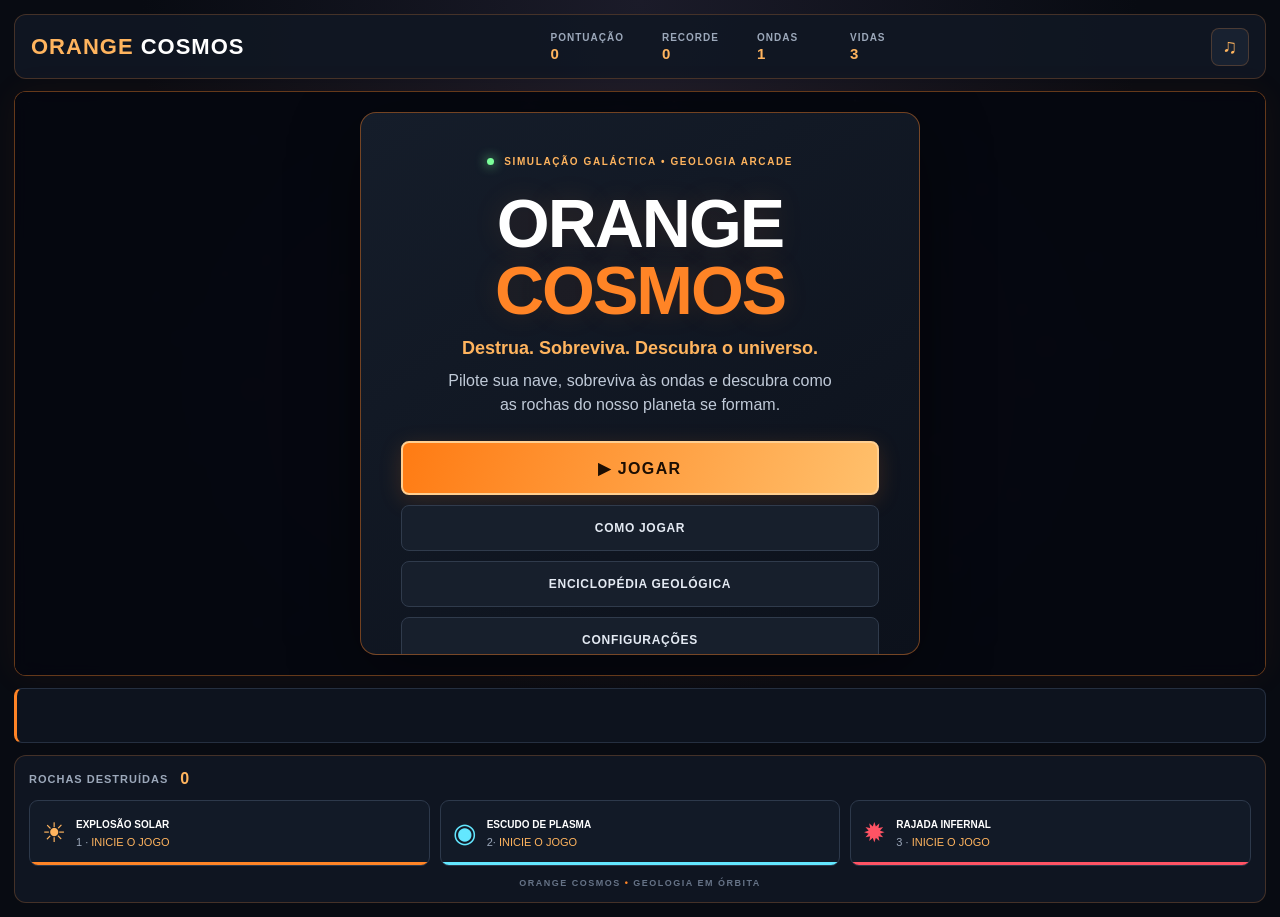
<file: jogo/index.html>
<!DOCTYPE html>
<html lang="pt-BR">
<head>
  <meta charset="UTF-8">
  <meta name="viewport" content="width=device-width, initial-scale=1.0">
  <meta name="theme-color" content="#090b10">
  <title>ORANGE COSMOS — Destrua. Sobreviva. Descubra.</title>
  <link rel="stylesheet" href="style.css">
</head>

<body>
  <main class="app">

    <header class="topbar">
      <a class="brand" href="#" aria-label="Orange Cosmos">
        ORANGE <span>COSMOS</span>
      </a>

      <div class="hud">
        <div>
          <small>PONTUAÇÃO</small>
          <strong id="score">000000</strong>
        </div>

        <div>
          <small>RECORDE</small>
          <strong id="highScore">000000</strong>
        </div>

        <div>
          <small>ONDAS</small>
          <strong id="wave">01</strong>
        </div>

        <div>
          <small>VIDAS</small>
          <strong id="lives">♥ ♥ ♥</strong>
        </div>
      </div>

      <button
        class="icon-button"
        id="soundToggle"
        title="Ativar/desativar som"
        aria-label="Ativar ou desativar som"
      >♫</button>
    </header>


    <!-- ÁREA PRINCIPAL DO JOGO -->
    <section class="game-shell">

      <canvas id="gameCanvas" aria-label="Arena do jogo Orange Cosmos"></canvas>

      <div class="canvas-vignette"></div>


      <!-- MENU INICIAL -->
      <section class="overlay active" id="menuScreen">
        <div class="menu-card">

          <div class="eyebrow">
            <span class="pulse-dot"></span>
            SIMULAÇÃO GALÁCTICA • GEOLOGIA ARCADE
          </div>

          <h1>ORANGE<br><span>COSMOS</span></h1>

          <p class="tagline">
            Destrua. Sobreviva. Descubra o universo.
          </p>

          <p class="intro">
            Pilote sua nave, sobreviva às ondas e descubra como as
            rochas do nosso planeta se formam.
          </p>

          <div class="menu-actions">

            <button class="primary-button" id="startBtn">
              ▶ JOGAR
            </button>

            <button class="secondary-button" id="howBtn">
              COMO JOGAR
            </button>

            <button class="secondary-button" id="encyclopediaBtn">
              ENCICLOPÉDIA GEOLÓGICA
            </button>

            <button class="secondary-button" id="settingsBtn">
              CONFIGURAÇÕES
            </button>

          </div>

          <div class="menu-record">
            RECORDE LOCAL
            <strong id="menuRecord">000000</strong>
          </div>

        </div>
      </section>


      <!-- COMO JOGAR -->
      <section class="overlay" id="howScreen">
        <div class="panel-card">

          <button
            class="close-button"
            data-close="howScreen"
            aria-label="Fechar"
          >×</button>

          <div class="eyebrow">MANUAL DO PILOTO</div>

          <h2>Como jogar</h2>

          <div class="info-grid">

            <div>
              <b>⌨ CONTROLES</b>

              <p>
                <kbd>W</kbd> / <kbd>↑</kbd> acelerar<br>
                <kbd>A</kbd> / <kbd>←</kbd> girar à esquerda<br>
                <kbd>D</kbd> / <kbd>→</kbd> girar à direita<br>
                <kbd>Espaço</kbd> disparar<br>
                <kbd>1</kbd> Explosão Solar<br>
                <kbd>2</kbd> Escudo de Plasma<br>
                <kbd>3</kbd> Rajada Infernal<br>
                <kbd>Esc</kbd> pausar
              </p>
            </div>

            <div>
              <b>🎯 OBJETIVO</b>

              <p>
                Destrua as rochas, ganhe pontos e sobreviva.
                Rochas grandes e médias podem se dividir em
                fragmentos menores.
              </p>

              <b>🪨 GEOLOGIA</b>

              <p>
                Ao destruir uma rocha, você verá uma explicação
                sobre sua formação. A partida continuará durante
                as notificações.
              </p>
            </div>

          </div>

          <button class="primary-button" data-close="howScreen">
            ENTENDI
          </button>

        </div>
      </section>


      <!-- ENCICLOPÉDIA -->
      <section class="overlay" id="encyclopediaScreen">
        <div class="panel-card encyclopedia-card">

          <button
            class="close-button"
            data-close="encyclopediaScreen"
            aria-label="Fechar"
          >×</button>

          <div class="eyebrow">ARQUIVO CIENTÍFICO</div>

          <h2>Enciclopédia <span>geológica</span></h2>

          <div class="rock-cards">

            <article class="rock-card ignea">
              <div class="rock-symbol">◆</div>

              <h3>Ígneas / magmáticas</h3>

              <p>
                <b>Formação:</b> resfriamento e solidificação
                do magma ou da lava.
              </p>

              <p>
                <b>Exemplos:</b> granito e basalto.
              </p>

              <small>
                O granito geralmente se forma em profundidade;
                o basalto, na superfície.
              </small>
            </article>


            <article class="rock-card sedimentar">
              <div class="rock-symbol">▤</div>

              <h3>Sedimentares</h3>

              <p>
                <b>Formação:</b> acumulação e consolidação
                de sedimentos. Algumas se formam por precipitação
                de substâncias ou por materiais biológicos.
              </p>

              <p>
                <b>Exemplos:</b> arenito e calcário.
              </p>

              <small>
                Algumas preservam fósseis e pistas sobre
                ambientes antigos.
              </small>
            </article>


            <article class="rock-card metamorfica">
              <div class="rock-symbol">✧</div>

              <h3>Metamórficas</h3>

              <p>
                <b>Formação:</b> transformação de rochas
                preexistentes por mudanças de temperatura
                e pressão, sem fusão completa.
              </p>

              <p>
                <b>Exemplos:</b> mármore e gnaisse.
              </p>

              <small>
                O mármore pode se formar a partir do calcário;
                o gnaisse costuma apresentar faixas minerais.
              </small>
            </article>

          </div>

          <button
            class="primary-button"
            data-close="encyclopediaScreen"
          >
            VOLTAR
          </button>

        </div>
      </section>


      <!-- CONFIGURAÇÕES -->
      <section class="overlay" id="settingsScreen">
        <div class="panel-card compact-card">

          <button
            class="close-button"
            data-close="settingsScreen"
            aria-label="Fechar"
          >×</button>

          <div class="eyebrow">PREFERÊNCIAS</div>

          <h2>Configurações</h2>

          <label class="setting-row">
            Som dos efeitos
            <input type="checkbox" id="soundSetting" checked>
          </label>

          <label class="setting-row">
            Tremor de tela
            <input type="checkbox" id="shakeSetting" checked>
          </label>

          <label class="setting-row volume-row">
            Volume
            <input
              type="range"
              id="volumeSetting"
              min="0"
              max="1"
              step="0.05"
              value="0.25"
            >
          </label>

          <button
            class="primary-button"
            data-close="settingsScreen"
          >
            SALVAR E VOLTAR
          </button>

        </div>
      </section>


      <!-- PAUSA -->
      <section class="overlay" id="pauseScreen">
        <div class="panel-card compact-card">

          <div class="eyebrow">SIMULAÇÃO SUSPENSA</div>

          <h2>Jogo pausado</h2>

          <p>A arena está segura por enquanto.</p>

          <button class="primary-button" id="resumeBtn">
            ▶ CONTINUAR
          </button>

          <button class="secondary-button" id="pauseMenuBtn">
            VOLTAR AO MENU
          </button>

        </div>
      </section>


      <!-- FIM DE JOGO -->
      <section class="overlay" id="gameOverScreen">
        <div class="panel-card gameover-card">

          <div class="eyebrow danger">
            SINAL DA NAVE PERDIDO
          </div>

          <h2>GAME <span>OVER</span></h2>

          <p class="final-score">
            PONTUAÇÃO FINAL
            <strong id="finalScore">0</strong>
          </p>

          <div class="stats-grid">

            <div>
              Rochas destruídas
              <strong id="totalDestroyed">0</strong>
            </div>

            <div>
              Ígneas
              <strong id="countIgnea">0</strong>
            </div>

            <div>
              Sedimentares
              <strong id="countSed">0</strong>
            </div>

            <div>
              Metamórficas
              <strong id="countMeta">0</strong>
            </div>

            <div>
              Onda alcançada
              <strong id="finalWave">1</strong>
            </div>

            <div>
              Recorde
              <strong id="finalRecord">0</strong>
            </div>

          </div>

          <button class="primary-button" id="restartBtn">
            ↻ JOGAR NOVAMENTE
          </button>

          <button class="secondary-button" id="gameOverMenuBtn">
            MENU INICIAL
          </button>

        </div>
      </section>


      <!-- INDICADOR DE PAUSA -->
      <div class="pause-hint" id="pauseHint">
        ⏸ PAUSADO — pressione ESC para continuar
      </div>


      <!-- CONTROLES PARA CELULAR -->
      <div class="mobile-controls" id="mobileControls">

        <div class="move-controls">
          <button data-hold="left" aria-label="Girar à esquerda">◀</button>
          <button data-hold="thrust" aria-label="Acelerar">▲</button>
          <button data-hold="right" aria-label="Girar à direita">▶</button>
        </div>

        <div class="action-controls">
          <button data-hold="fire" class="fire-control">
            DISPARAR
          </button>

          <button data-power="solar" aria-label="Explosão Solar">☀</button>
          <button data-power="shield" aria-label="Escudo de Plasma">◉</button>
          <button data-power="inferno" aria-label="Rajada Infernal">✹</button>
        </div>

      </div>

    </section>
    <!-- FIM DA ÁREA PRINCIPAL DO JOGO -->


    <!-- DESCRIÇÕES DAS ROCHAS: FORA DA ARENA -->
    <div class="toast-stack" id="toastStack" aria-live="polite"></div>


    <!-- PODERES -->
    <footer class="bottom-bar">

      <div class="destroyed-count">
        ROCHAS DESTRUÍDAS
        <strong id="destroyedCount">0</strong>
      </div>

      <div class="power-list">

        <button
          class="power-button"
          id="solarPower"
          data-label="Explosão Solar"
        >
          <span class="power-icon">☀</span>

          <span>
            <b>EXPLOSÃO SOLAR</b>
            <small>1 · <i id="solarCooldown">PRONTO</i></small>
          </span>

          <span class="cooldown-bar">
            <i id="solarBar"></i>
          </span>
        </button>


        <button
          class="power-button"
          id="shieldPower"
          data-label="Escudo de Plasma"
        >
          <span class="power-icon cyan">◉</span>

          <span>
            <b>ESCUDO DE PLASMA</b>
            <small>2· <i id="shieldCooldown">PRONTO</i></small>
          </span>

          <span class="cooldown-bar">
            <i id="shieldBar"></i>
          </span>
        </button>


        <button
          class="power-button"
          id="infernoPower"
          data-label="Rajada Infernal"
        >
          <span class="power-icon red">✹</span>

          <span>
            <b>RAJADA INFERNAL</b>
            <small>3 · <i id="infernoCooldown">PRONTO</i></small>
          </span>

          <span class="cooldown-bar">
            <i id="infernoBar"></i>
          </span>
        </button>

      </div>

      <div class="footer-note">
        ORANGE COSMOS <span>•</span> GEOLOGIA EM ÓRBITA
      </div>

    </footer>

  </main>

  <script src="script.js"></script>
</body>
</html>
</file>
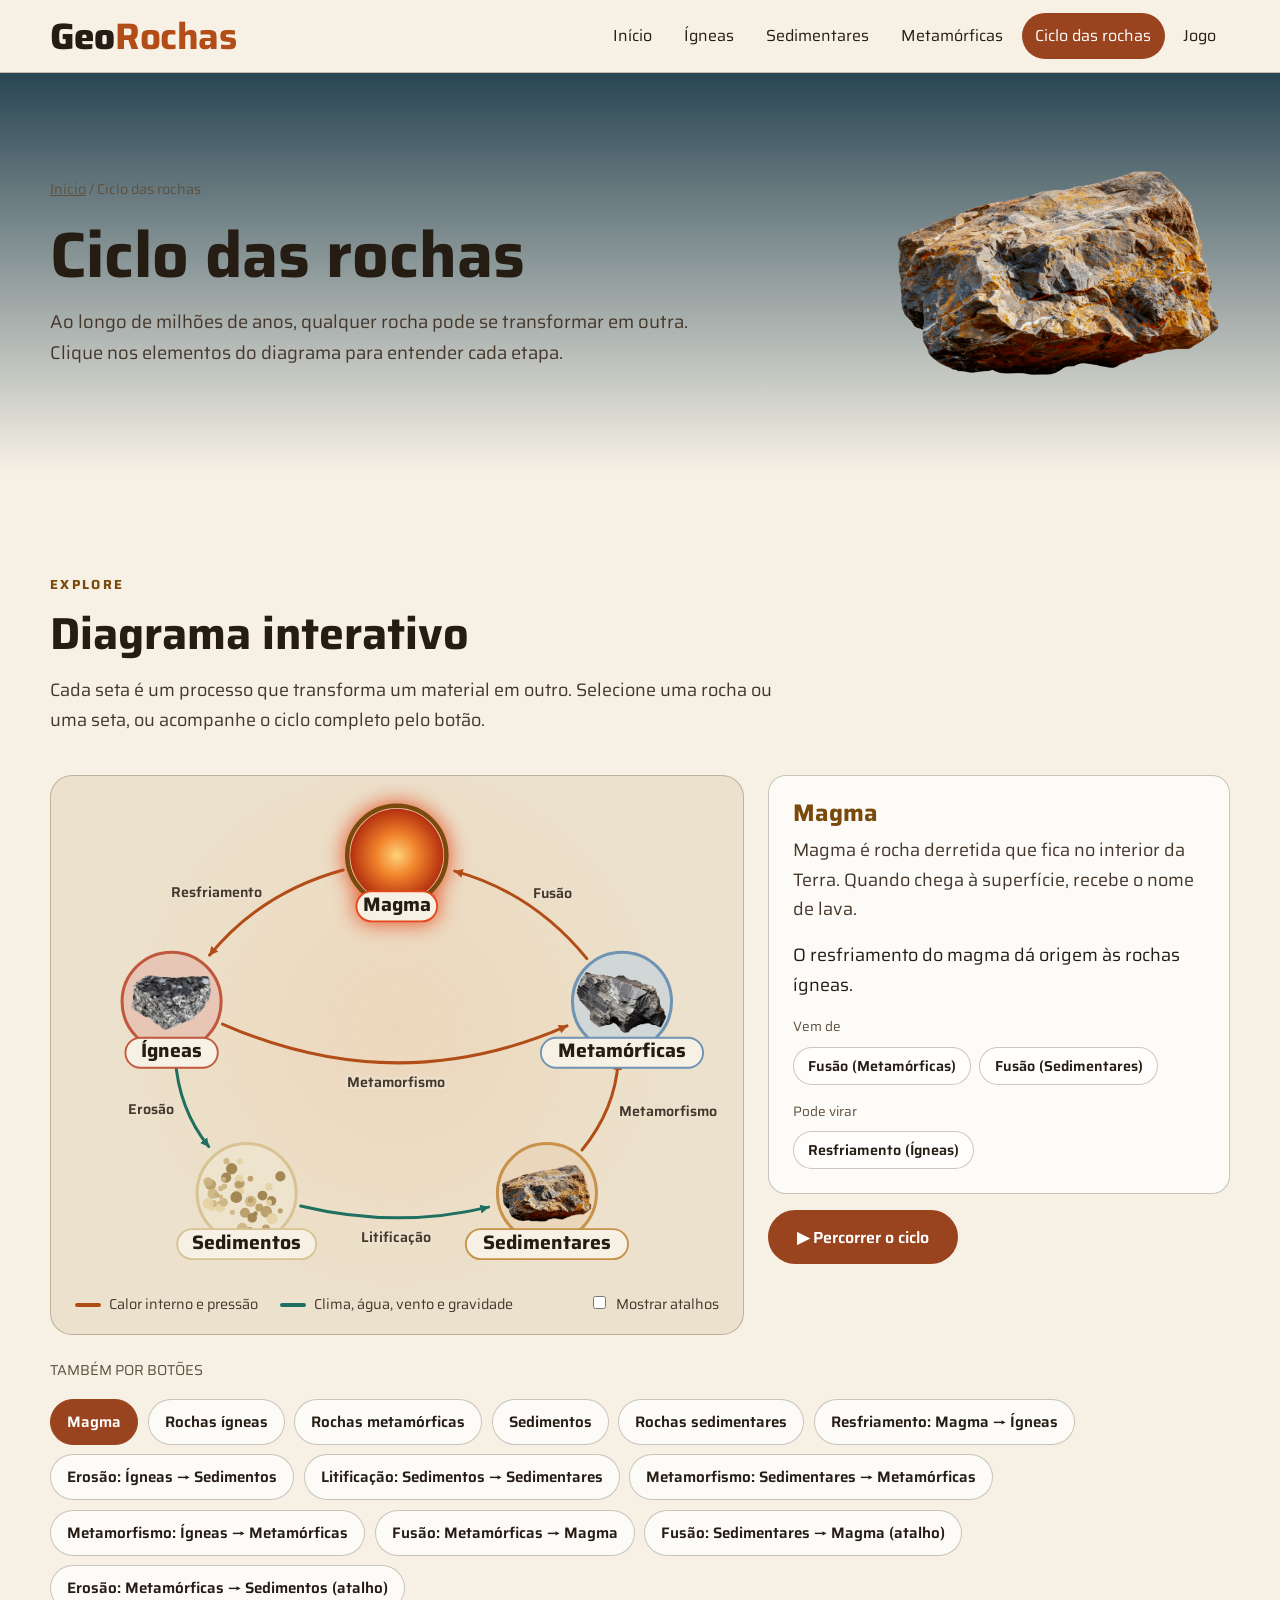
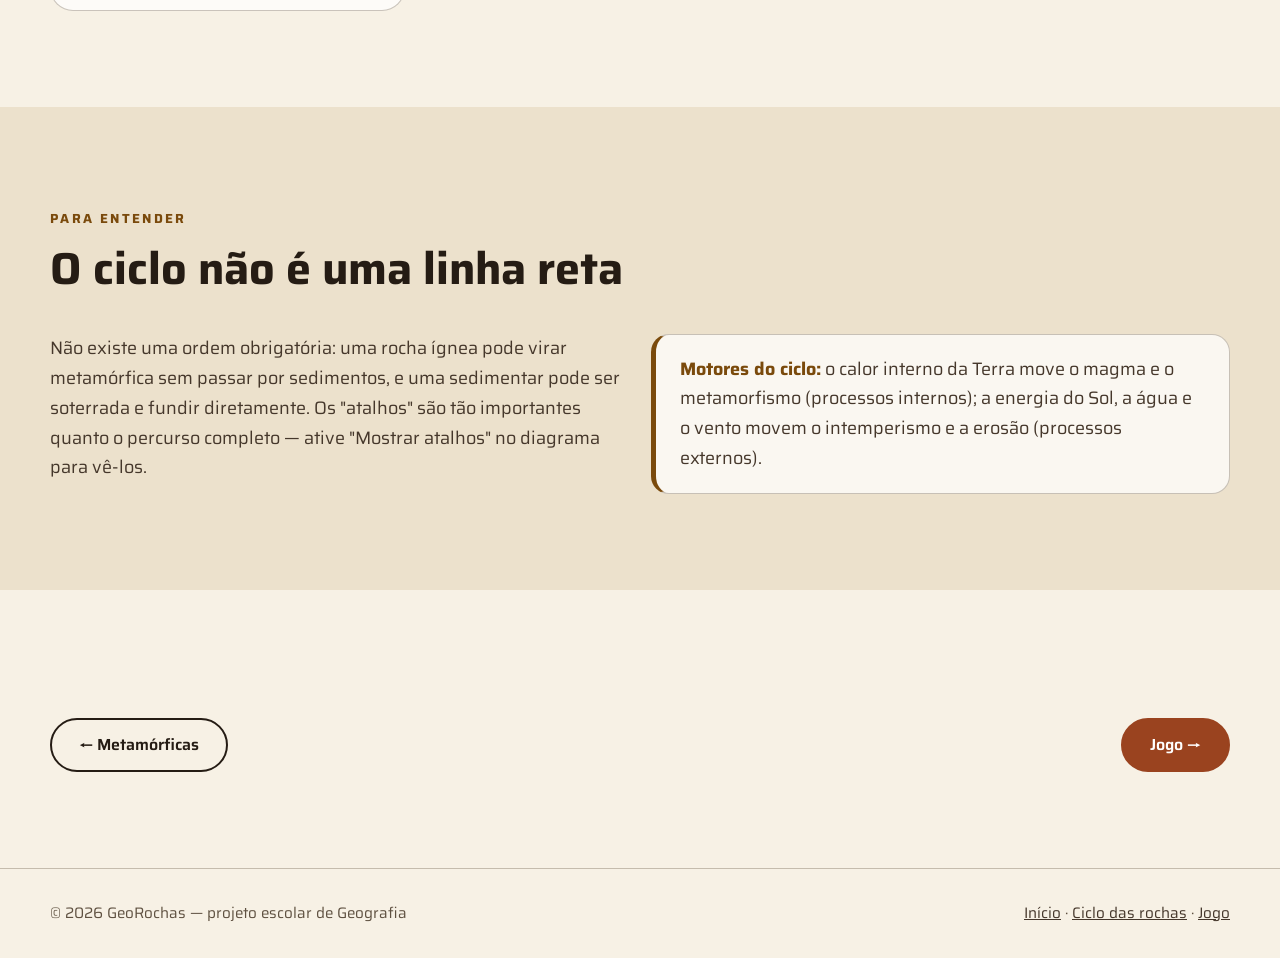
<file: ciclo.html>
<!DOCTYPE html>

<html lang="pt-BR">
  <head>
    <meta charset="UTF-8">
    <meta name="viewport" content="width=device-width, initial-scale=1">
    <title>Ciclo das rochas — GeoRochas</title>
    <meta name="description" content="Diagrama interativo do ciclo das rochas: magma, rochas ígneas, sedimentares e metamórficas e os processos entre elas.">
    <meta name="theme-color" content="#0a0d0b">
    <link rel="preconnect" href="https://fonts.googleapis.com">
    <link rel="preconnect" href="https://fonts.gstatic.com" crossorigin>
    <link href="https://fonts.googleapis.com/css2?family=Saira:wght@400;500;600;700;800&amp;display=swap" rel="stylesheet">
    <link rel="stylesheet" href="style.css">
  </head>
  <body class="pagina-ciclo">
    <a class="skip" href="#main">Pular para o conteúdo</a>
    <header class="site">
      <div class="container">
        <a class="logo" href="index.html" aria-label="GeoRochas, página inicial">
        <span>Geo<b>Rochas</b></span></a>
        <button class="menu-btn" aria-expanded="false" aria-controls="menu">Menu
        </button>
        <nav id="menu" aria-label="Principal">
          <ul>
            <li><a href="index.html">Início</a>
            </li>
            <li><a href="igneas.html">Ígneas</a>
            </li>
            <li><a href="sedimentares.html">Sedimentares</a>
            </li>
            <li><a href="metamorficas.html">Metamórficas</a>
            </li>
            <li><a href="ciclo.html" aria-current="page">Ciclo das rochas</a>
            </li>
            <li><a href="jogo.html">Jogo</a>
            </li>
          </ul>
        </nav>
      </div>
    </header>
    <main id="main">
      <section class="page-hero">
        <div class="container">
          <div class="intro">
            <p class="crumbs"><a href="index.html">Início</a> / Ciclo das rochas
            </p>
            <h1>Ciclo das rochas</h1>
            <p class="lead">Ao longo de milhões de anos, qualquer rocha pode se transformar em outra. Clique nos elementos do diagrama para entender cada etapa.</p>
          </div>
          <figure class="rock-photo rock-photo-sedimentar"><img src="assets/rocha-sedimentares.webp" alt="Amostra de rocha sedimentar"></figure>
        </div>
      </section>
      <section class="block">
        <div class="container">
          <div class="sec-head reveal">
            <span class="eyebrow">Explore</span>
            <h2>Diagrama interativo</h2>
            <p>Cada seta é um processo que transforma um material em outro. Selecione uma rocha ou uma seta, ou acompanhe o ciclo completo pelo botão.</p>
          </div>
          <div class="cycle reveal">
            <div class="diagram">
              <!-- O desenho é gerado pelo ciclo.js a partir dos dados do diagrama. -->
              <svg id="ciclo-svg" viewBox="0 0 900 660" role="group" aria-label="Diagrama interativo do ciclo das rochas"></svg>
              <div class="diagram-legend">
                <span class="legenda interno">Calor interno e pressão</span>
                <span class="legenda superficie">Clima, água, vento e gravidade</span>
                <label class="legenda-atalhos"><input type="checkbox" id="atalhos"> Mostrar atalhos</label>
              </div>
            </div>
            <div class="side">
              <div class="panel" id="painel" aria-live="polite"></div>
              <div class="space-top">
                <button class="btn" id="play" type="button" aria-pressed="false">▶ Percorrer o ciclo</button>
              </div>
            </div>
          </div>
          <p class="chips-label">Também por botões</p>
          <div class="chips" id="chips"></div>
        </div>
      </section>
      <section class="block alt">
        <div class="container">
          <div class="sec-head reveal">
            <span class="eyebrow">Para entender</span>
            <h2>O ciclo não é uma linha reta</h2>
          </div>
          <div class="grid2">
            <div class="reveal">
              <p>Não existe uma ordem obrigatória: uma rocha ígnea pode virar metamórfica sem passar por sedimentos, e uma sedimentar pode ser soterrada e fundir diretamente. Os "atalhos" são tão importantes quanto o percurso completo — ative "Mostrar atalhos" no diagrama para vê-los.</p>
            </div>
            <div class="callout reveal"><strong>Motores do ciclo:</strong> o calor interno da Terra move o magma e o metamorfismo (processos internos); a energia do Sol, a água e o vento movem o intemperismo e a erosão (processos externos).
            </div>
          </div>
        </div>
      </section>
      <section class="block">
        <div class="container">
          <div class="pager"><a class="btn ghost" href="metamorficas.html">← Metamórficas</a><a class="btn" href="jogo.html">Jogo →</a>
          </div>
        </div>
      </section>
    </main>
    <footer>
      <div class="container"><span>© 2026 GeoRochas — projeto escolar de Geografia</span><span><a href="index.html">Início</a> · <a href="ciclo.html">Ciclo das rochas</a> · <a href="jogo.html">Jogo</a></span>
      </div>
    </footer>
    <a href="#" class="to-top" aria-label="Voltar ao topo">↑</a>
    <script src="script.js" defer></script>
    <script src="ciclo.js" defer></script>
  </body>
</html>
</file>
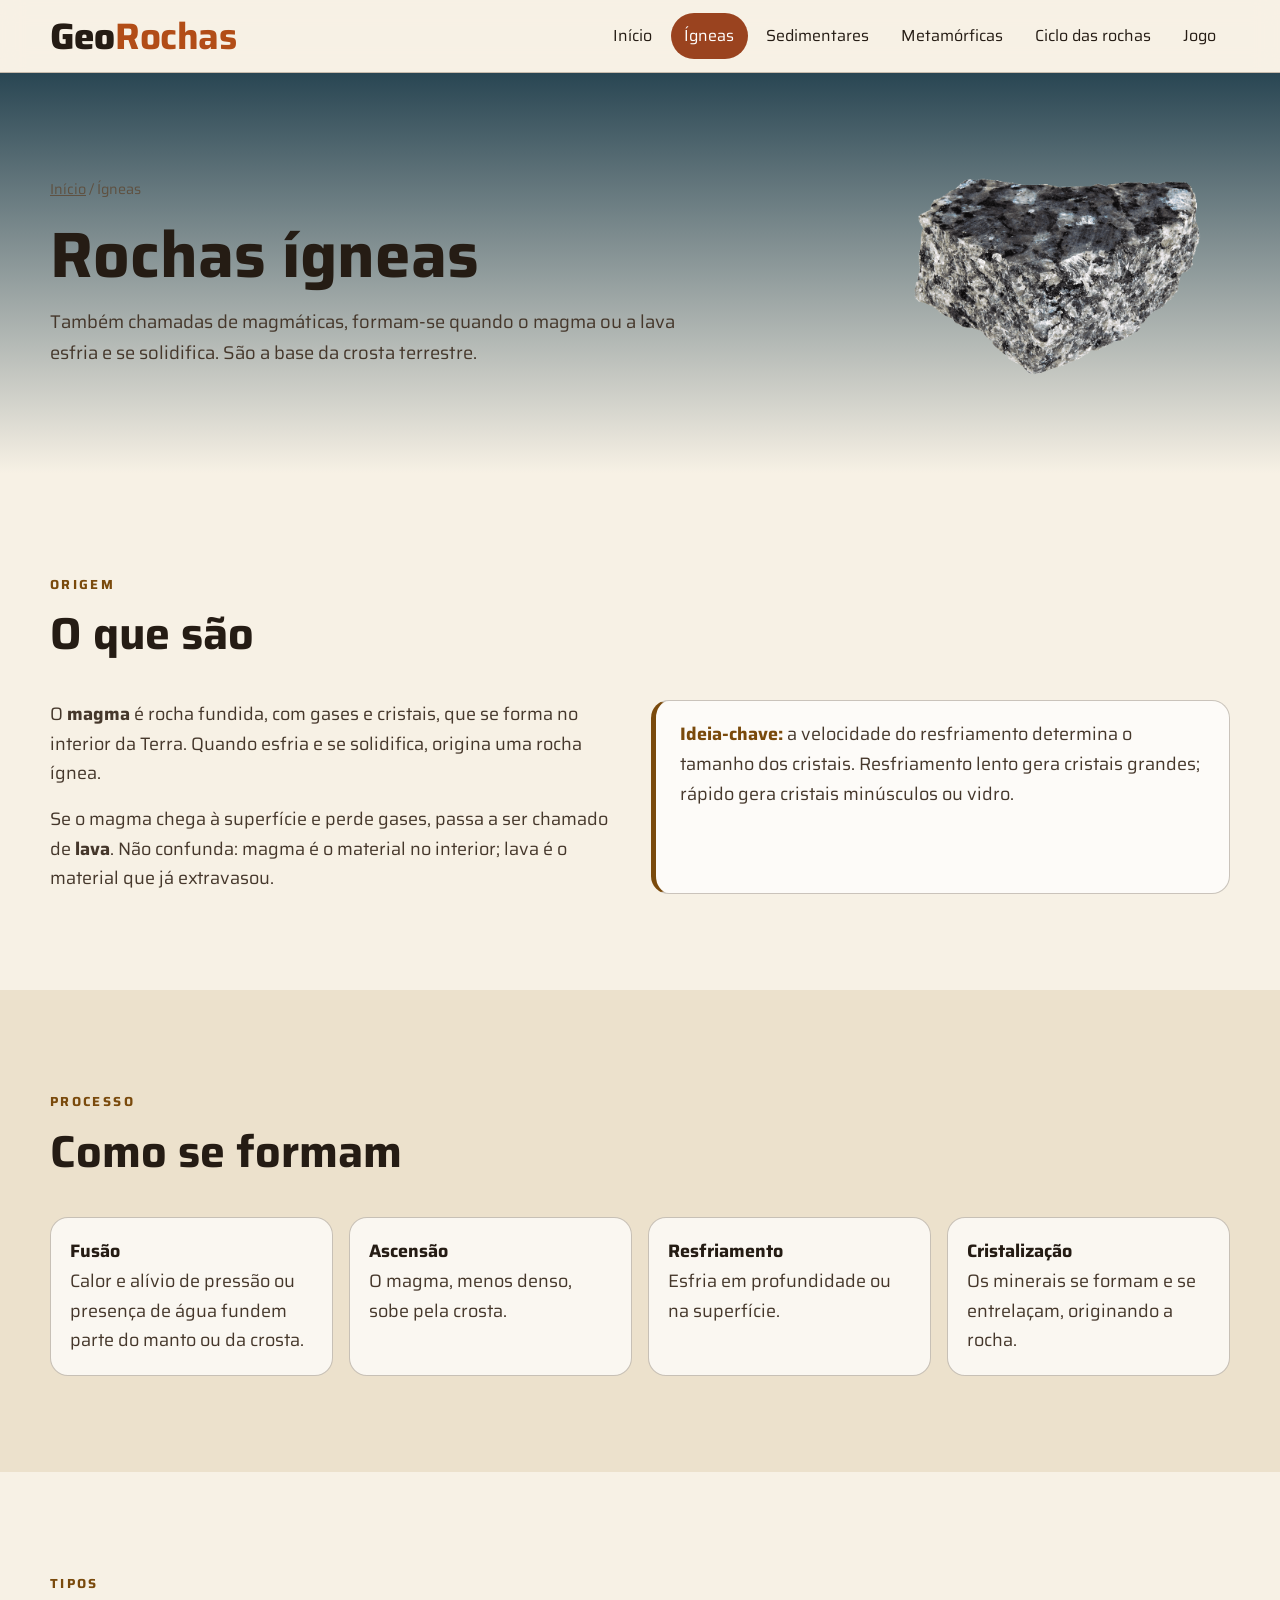
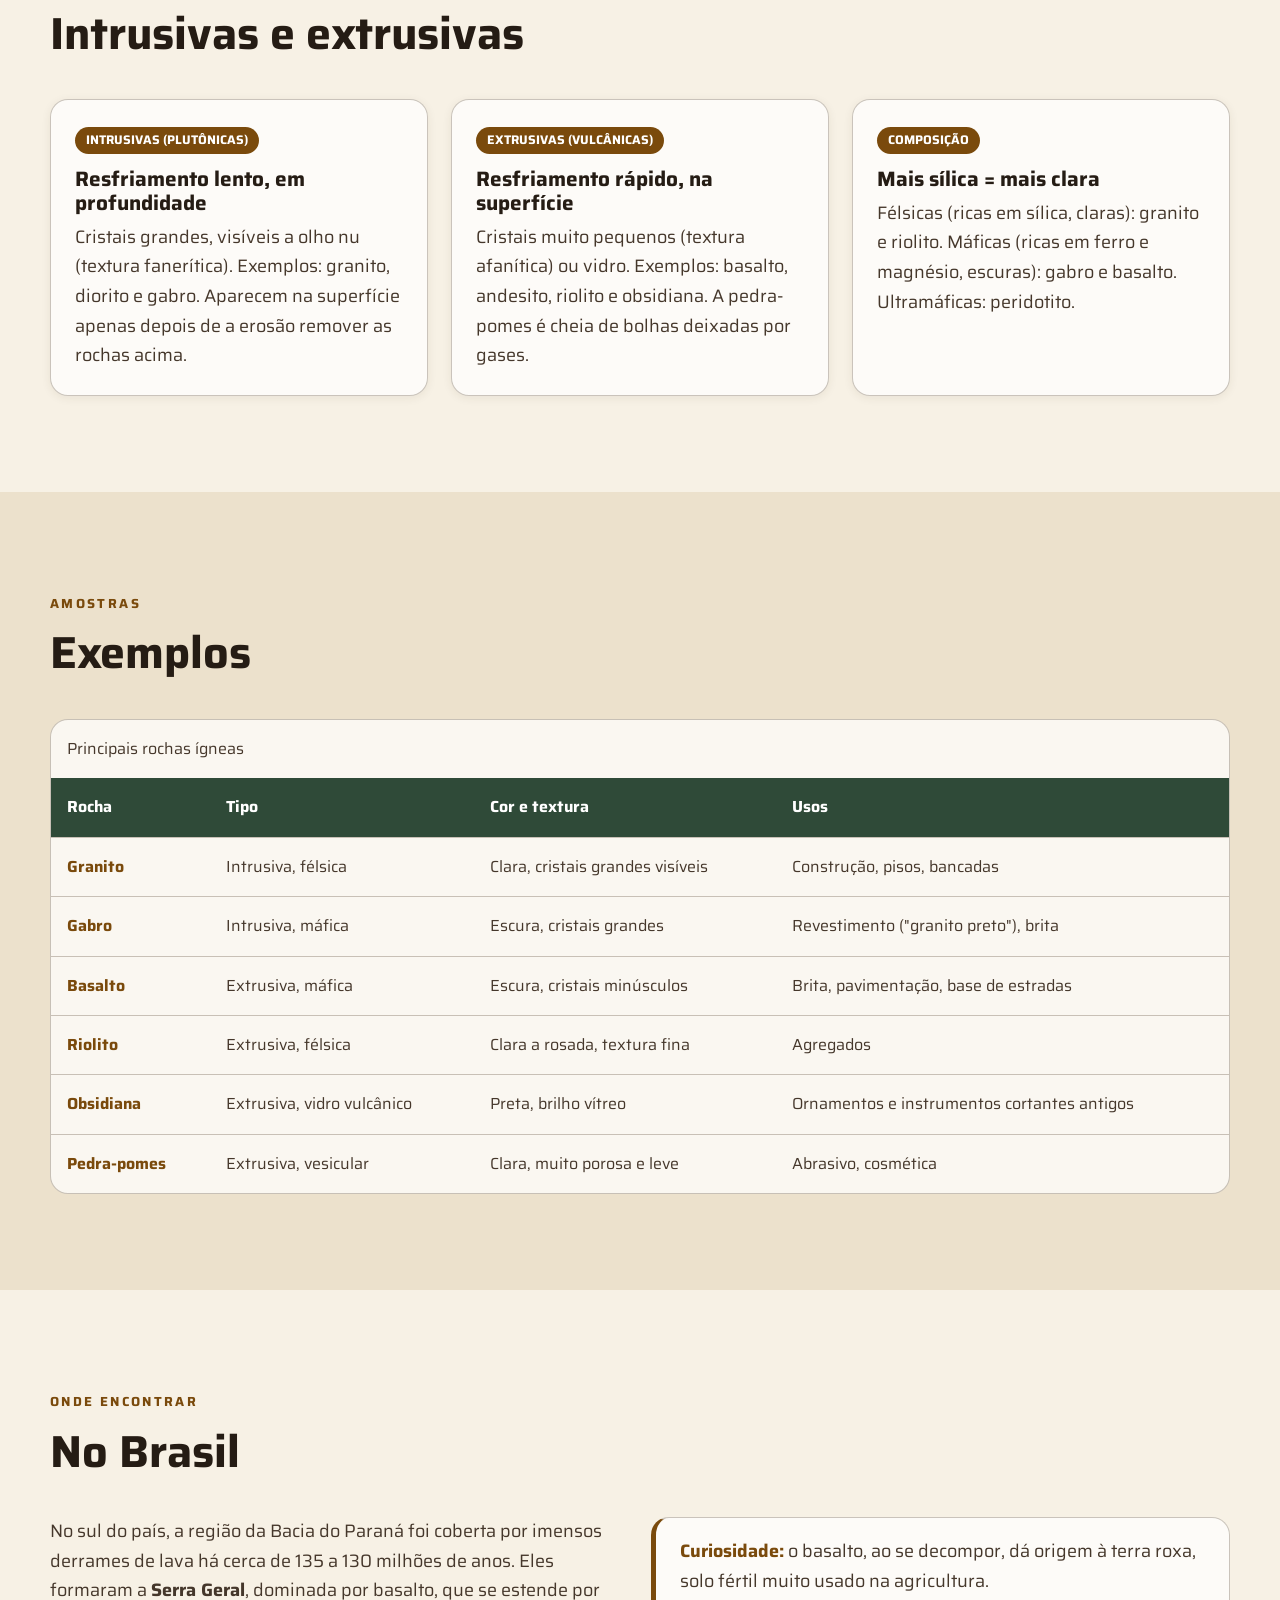
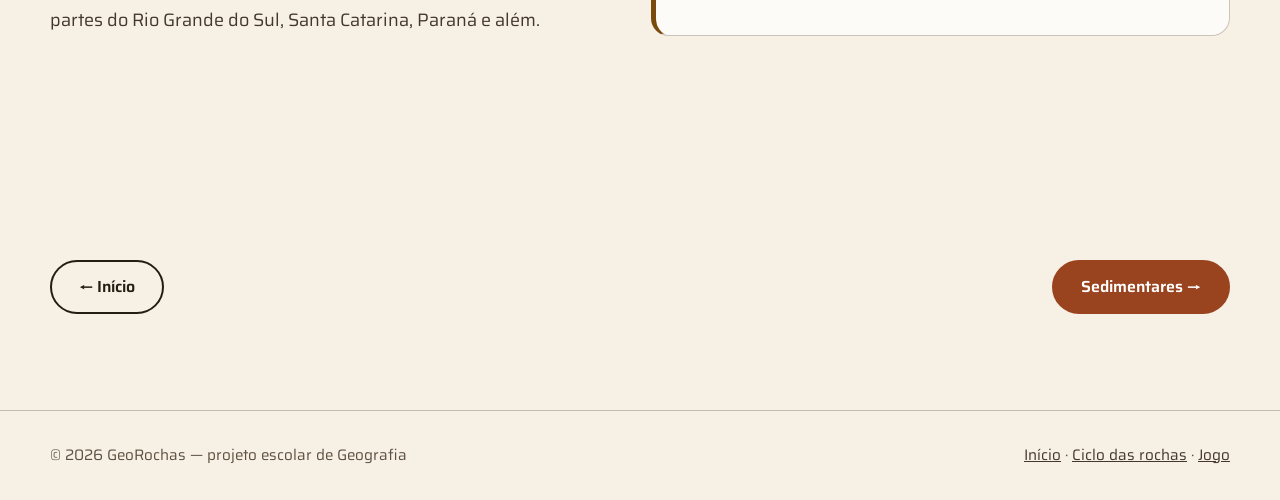
<file: igneas.html>
<!DOCTYPE html>

<html lang="pt-BR">
  <head>
    <meta charset="UTF-8">
    <meta name="viewport" content="width=device-width, initial-scale=1">
    <title>Rochas ígneas — GeoRochas</title>
    <meta name="description" content="Rochas ígneas (magmáticas): formação, tipos intrusivas e extrusivas, exemplos e ocorrência no Brasil.">
    <meta name="theme-color" content="#0a0d0b">
    <link rel="preconnect" href="https://fonts.googleapis.com">
    <link rel="preconnect" href="https://fonts.gstatic.com" crossorigin>
    <link href="https://fonts.googleapis.com/css2?family=Saira:wght@400;500;600;700;800&amp;display=swap" rel="stylesheet">
    <link rel="stylesheet" href="style.css">
  </head>
  <body class="pagina-igneas">
    <a class="skip" href="#main">Pular para o conteúdo</a>
    <header class="site">
      <div class="container">
        <a class="logo" href="index.html" aria-label="GeoRochas, página inicial">
        <span>Geo<b>Rochas</b></span></a>
        <button class="menu-btn" aria-expanded="false" aria-controls="menu">Menu
        </button>
        <nav id="menu" aria-label="Principal">
          <ul>
            <li><a href="index.html">Início</a>
            </li>
            <li><a href="igneas.html" aria-current="page">Ígneas</a>
            </li>
            <li><a href="sedimentares.html">Sedimentares</a>
            </li>
            <li><a href="metamorficas.html">Metamórficas</a>
            </li>
            <li><a href="ciclo.html">Ciclo das rochas</a>
            </li>
            <li><a href="jogo.html">Jogo</a>
            </li>
          </ul>
        </nav>
      </div>
    </header>
    <main id="main">
      <section class="page-hero">
        <div class="container">
          <div class="intro">
            <p class="crumbs"><a href="index.html">Início</a> / Ígneas
            </p>
            <h1>Rochas ígneas</h1>
            <p class="lead">Também chamadas de magmáticas, formam-se quando o magma ou a lava esfria e se solidifica. São a base da crosta terrestre.</p>
          </div>
          <figure class="rock-photo"><img src="assets/rocha-igneas.png" alt="Amostra de uma rocha ígnea"></figure>
        </div>
      </section>
      <section class="block">
        <div class="container">
          <div class="sec-head reveal">
            <span class="eyebrow">Origem</span>
            <h2>O que são</h2>
          </div>
          <div class="grid2">
            <div class="reveal">
              <p>O <strong>magma</strong> é rocha fundida, com gases e cristais, que se forma no interior da Terra. Quando esfria e se solidifica, origina uma rocha ígnea.
              </p>
              <p>Se o magma chega à superfície e perde gases, passa a ser chamado de <strong>lava</strong>. Não confunda: magma é o material no interior; lava é o material que já extravasou.
              </p>
            </div>
            <div class="callout reveal"><strong>Ideia-chave:</strong> a velocidade do resfriamento determina o tamanho dos cristais. Resfriamento lento gera cristais grandes; rápido gera cristais minúsculos ou vidro.
            </div>
          </div>
        </div>
      </section>
      <section class="block alt">
        <div class="container">
          <div class="sec-head reveal">
            <span class="eyebrow">Processo</span>
            <h2>Como se formam</h2>
          </div>
          <ol class="steps">
            <li class="reveal"><b>Fusão</b><span>Calor e alívio de pressão ou presença de água fundem parte do manto ou da crosta.</span>
            </li>
            <li class="reveal"><b>Ascensão</b><span>O magma, menos denso, sobe pela crosta.</span>
            </li>
            <li class="reveal"><b>Resfriamento</b><span>Esfria em profundidade ou na superfície.</span>
            </li>
            <li class="reveal"><b>Cristalização</b><span>Os minerais se formam e se entrelaçam, originando a rocha.</span>
            </li>
          </ol>
        </div>
      </section>
      <section class="block">
        <div class="container">
          <div class="sec-head reveal">
            <span class="eyebrow">Tipos</span>
            <h2>Intrusivas e extrusivas</h2>
          </div>
          <div class="grid3">
            <article class="card reveal">
              <span class="tag">Intrusivas (plutônicas)</span>
              <h3>Resfriamento lento, em profundidade</h3>
              <p>Cristais grandes, visíveis a olho nu (textura fanerítica). Exemplos: granito, diorito e gabro. Aparecem na superfície apenas depois de a erosão remover as rochas acima.</p>
            </article>
            <article class="card reveal">
              <span class="tag">Extrusivas (vulcânicas)</span>
              <h3>Resfriamento rápido, na superfície</h3>
              <p>Cristais muito pequenos (textura afanítica) ou vidro. Exemplos: basalto, andesito, riolito e obsidiana. A pedra-pomes é cheia de bolhas deixadas por gases.</p>
            </article>
            <article class="card reveal">
              <span class="tag">Composição</span>
              <h3>Mais sílica = mais clara</h3>
              <p>Félsicas (ricas em sílica, claras): granito e riolito. Máficas (ricas em ferro e magnésio, escuras): gabro e basalto. Ultramáficas: peridotito.</p>
            </article>
          </div>
        </div>
      </section>
      <section class="block alt">
        <div class="container">
          <div class="sec-head reveal">
            <span class="eyebrow">Amostras</span>
            <h2>Exemplos</h2>
          </div>
          <div class="table-wrap reveal">
            <table>
              <caption>Principais rochas ígneas
              </caption>
              <thead>
                <tr>
                  <th scope="col">Rocha
                  </th>
                  <th scope="col">Tipo
                  </th>
                  <th scope="col">Cor e textura
                  </th>
                  <th scope="col">Usos
                  </th>
                </tr>
              </thead>
              <tbody>
                <tr>
                  <th scope="row">Granito
                  </th>
                  <td>Intrusiva, félsica
                  </td>
                  <td>Clara, cristais grandes visíveis
                  </td>
                  <td>Construção, pisos, bancadas
                  </td>
                </tr>
                <tr>
                  <th scope="row">Gabro
                  </th>
                  <td>Intrusiva, máfica
                  </td>
                  <td>Escura, cristais grandes
                  </td>
                  <td>Revestimento ("granito preto"), brita
                  </td>
                </tr>
                <tr>
                  <th scope="row">Basalto
                  </th>
                  <td>Extrusiva, máfica
                  </td>
                  <td>Escura, cristais minúsculos
                  </td>
                  <td>Brita, pavimentação, base de estradas
                  </td>
                </tr>
                <tr>
                  <th scope="row">Riolito
                  </th>
                  <td>Extrusiva, félsica
                  </td>
                  <td>Clara a rosada, textura fina
                  </td>
                  <td>Agregados
                  </td>
                </tr>
                <tr>
                  <th scope="row">Obsidiana
                  </th>
                  <td>Extrusiva, vidro vulcânico
                  </td>
                  <td>Preta, brilho vítreo
                  </td>
                  <td>Ornamentos e instrumentos cortantes antigos
                  </td>
                </tr>
                <tr>
                  <th scope="row">Pedra-pomes
                  </th>
                  <td>Extrusiva, vesicular
                  </td>
                  <td>Clara, muito porosa e leve
                  </td>
                  <td>Abrasivo, cosmética
                  </td>
                </tr>
              </tbody>
            </table>
          </div>
        </div>
      </section>
      <section class="block">
        <div class="container">
          <div class="sec-head reveal">
            <span class="eyebrow">Onde encontrar</span>
            <h2>No Brasil</h2>
          </div>
          <div class="grid2">
            <div class="reveal">
              <p>No sul do país, a região da Bacia do Paraná foi coberta por imensos derrames de lava há cerca de 135 a 130 milhões de anos. Eles formaram a <strong>Serra Geral</strong>, dominada por basalto, que se estende por partes do Rio Grande do Sul, Santa Catarina, Paraná e além.
              </p>
            </div>
            <div class="callout reveal"><strong>Curiosidade:</strong> o basalto, ao se decompor, dá origem à terra roxa, solo fértil muito usado na agricultura.
            </div>
          </div>
        </div>
      </section>
      <section class="block">
        <div class="container">
          <div class="pager"><a class="btn ghost" href="index.html">← Início</a><a class="btn" href="sedimentares.html">Sedimentares →</a>
          </div>
        </div>
      </section>
    </main>
    <footer>
      <div class="container"><span>© 2026 GeoRochas — projeto escolar de Geografia</span><span><a href="index.html">Início</a> · <a href="ciclo.html">Ciclo das rochas</a> · <a href="jogo.html">Jogo</a></span>
      </div>
    </footer>
    <a href="#" class="to-top" aria-label="Voltar ao topo">↑</a>
    <script src="script.js" defer></script>
  </body>
</html>
</file>
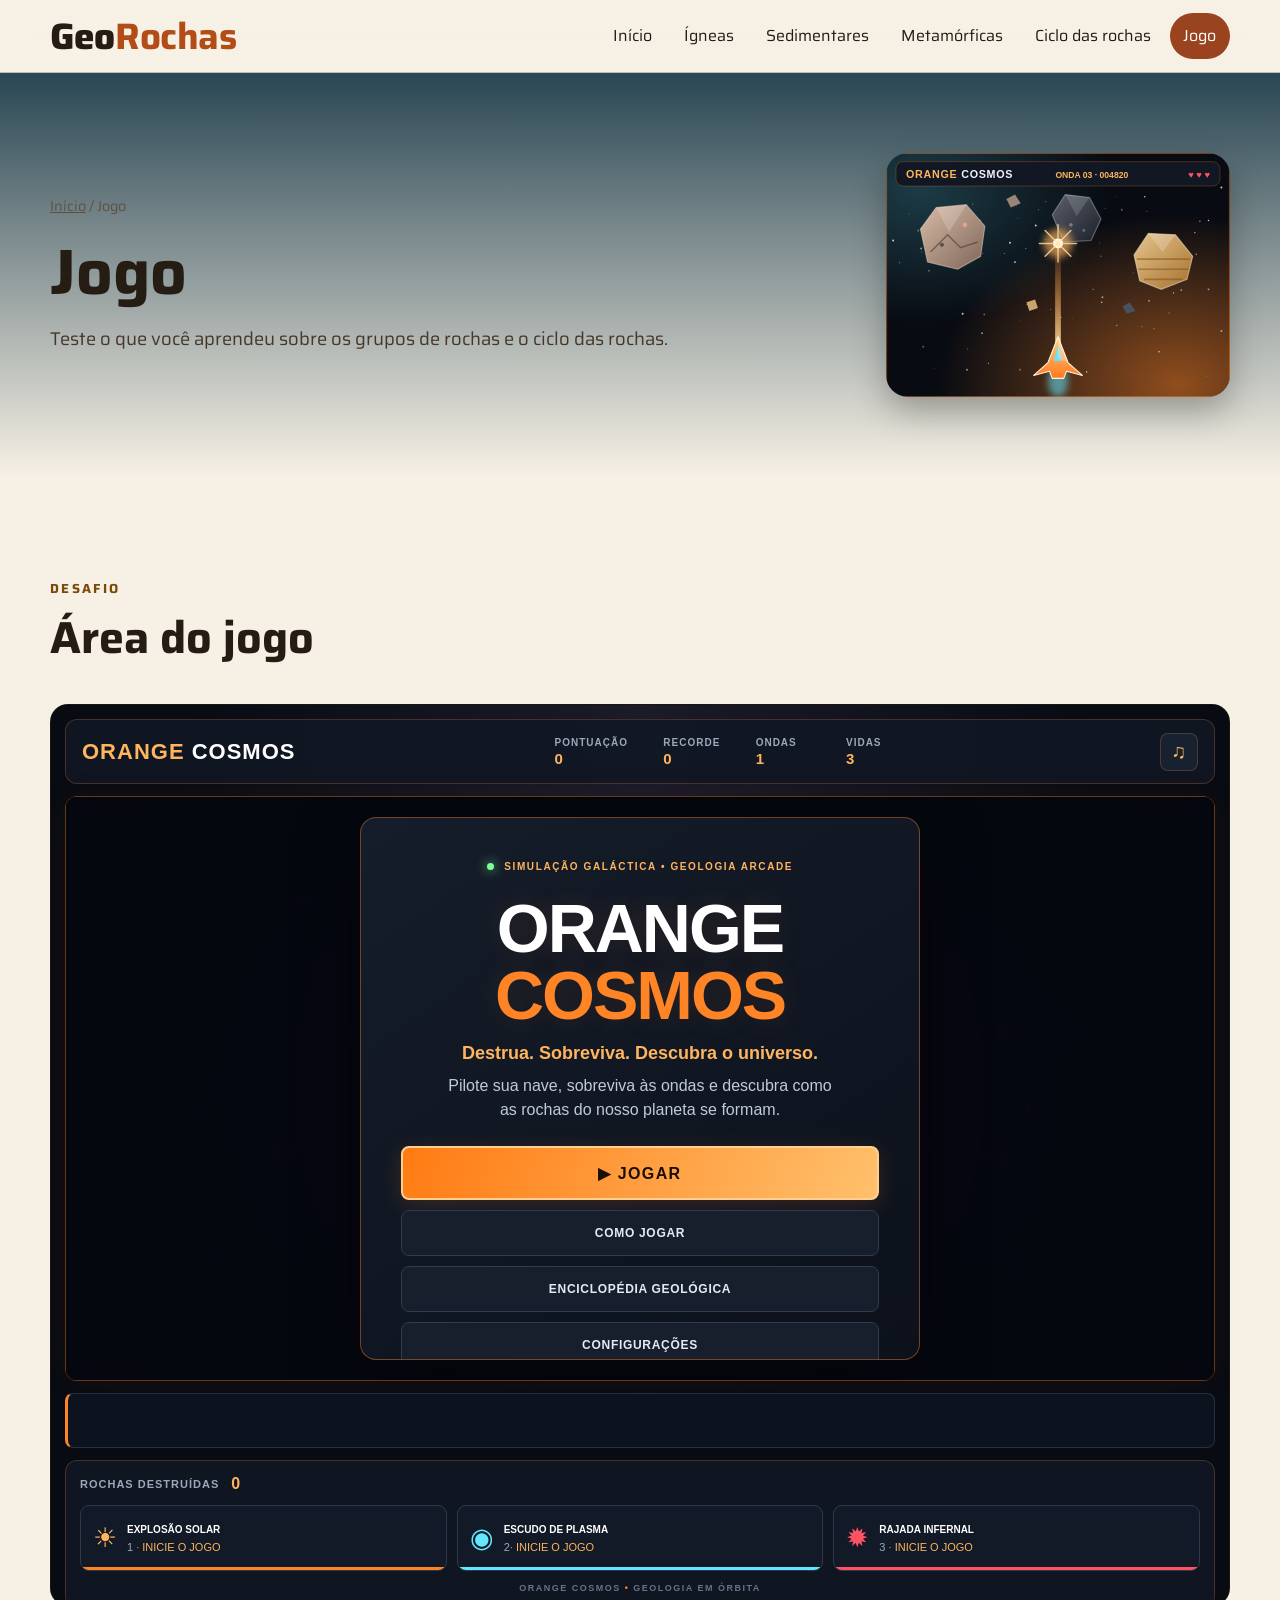
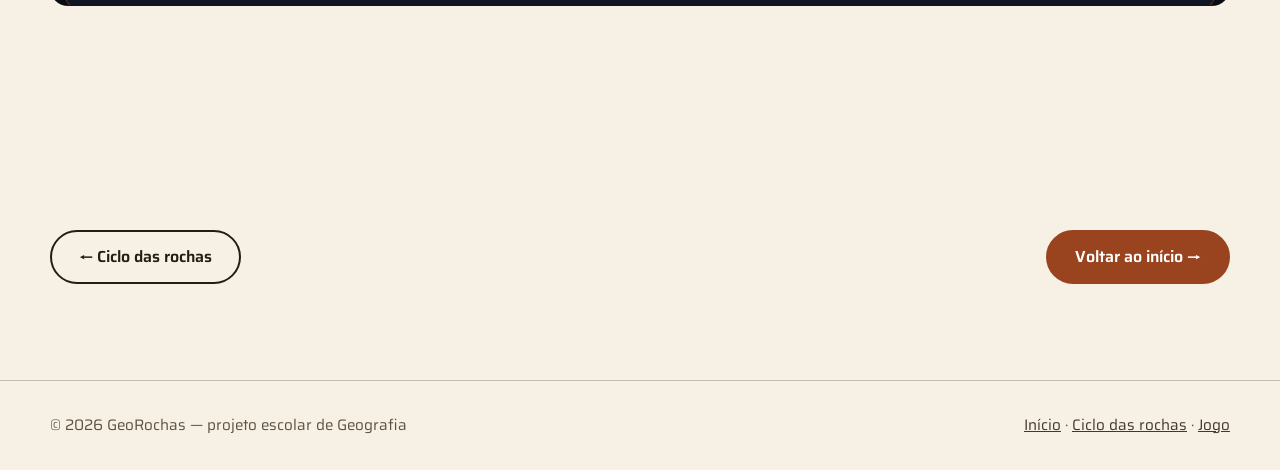
<file: jogo.html>
<!DOCTYPE html>

<html lang="pt-BR">
  <head>
    <meta charset="UTF-8">
    <meta name="viewport" content="width=device-width, initial-scale=1">
    <title>Jogo — GeoRochas</title>
    <meta name="description" content="Jogo educativo do GeoRochas (espaço reservado para integração).">
    <meta name="theme-color" content="#0a0d0b">
    <link rel="preconnect" href="https://fonts.googleapis.com">
    <link rel="preconnect" href="https://fonts.gstatic.com" crossorigin>
    <link href="https://fonts.googleapis.com/css2?family=Saira:wght@400;500;600;700;800&amp;display=swap" rel="stylesheet">
    <link rel="stylesheet" href="style.css">
  </head>
  <body class="pagina-jogo">
    <a class="skip" href="#main">Pular para o conteúdo</a>
    <header class="site">
      <div class="container">
        <a class="logo" href="index.html" aria-label="GeoRochas, página inicial">
        <span>Geo<b>Rochas</b></span></a>
        <button class="menu-btn" aria-expanded="false" aria-controls="menu">Menu
        </button>
        <nav id="menu" aria-label="Principal">
          <ul>
            <li><a href="index.html">Início</a>
            </li>
            <li><a href="igneas.html">Ígneas</a>
            </li>
            <li><a href="sedimentares.html">Sedimentares</a>
            </li>
            <li><a href="metamorficas.html">Metamórficas</a>
            </li>
            <li><a href="ciclo.html">Ciclo das rochas</a>
            </li>
            <li><a href="jogo.html" aria-current="page">Jogo</a>
            </li>
          </ul>
        </nav>
      </div>
    </header>
    <main id="main">
      <section class="page-hero">
        <div class="container">
          <div class="intro">
            <p class="crumbs"><a href="index.html">Início</a> / Jogo
            </p>
            <h1>Jogo</h1>
            <p class="lead">Teste o que você aprendeu sobre os grupos de rochas e o ciclo das rochas.</p>
          </div>
          <figure class="game-cover"><img src="assets/jogo-capa.svg" alt="Cena do jogo Orange Cosmos: uma nave laranja atira em rochas no espaço"></figure>
        </div>
      </section>
      <section class="block">
        <div class="container">
          <div class="sec-head reveal">
            <span class="eyebrow">Desafio</span>
            <h2>Área do jogo</h2>
          </div>
          <div class="game-container reveal">
            <iframe src="jogo/index.html" title="Jogo Orange Cosmos" loading="lazy"></iframe>
          </div>
        </div>
      </section>
      <section class="block">
        <div class="container">
          <div class="pager"><a class="btn ghost" href="ciclo.html">← Ciclo das rochas</a><a class="btn" href="index.html">Voltar ao início →</a>
          </div>
        </div>
      </section>
    </main>
    <footer>
      <div class="container"><span>© 2026 GeoRochas — projeto escolar de Geografia</span><span><a href="index.html">Início</a> · <a href="ciclo.html">Ciclo das rochas</a> · <a href="jogo.html">Jogo</a></span>
      </div>
    </footer>
    <a href="#" class="to-top" aria-label="Voltar ao topo">↑</a>
    <script src="script.js" defer></script>
  </body>
</html>
</file>
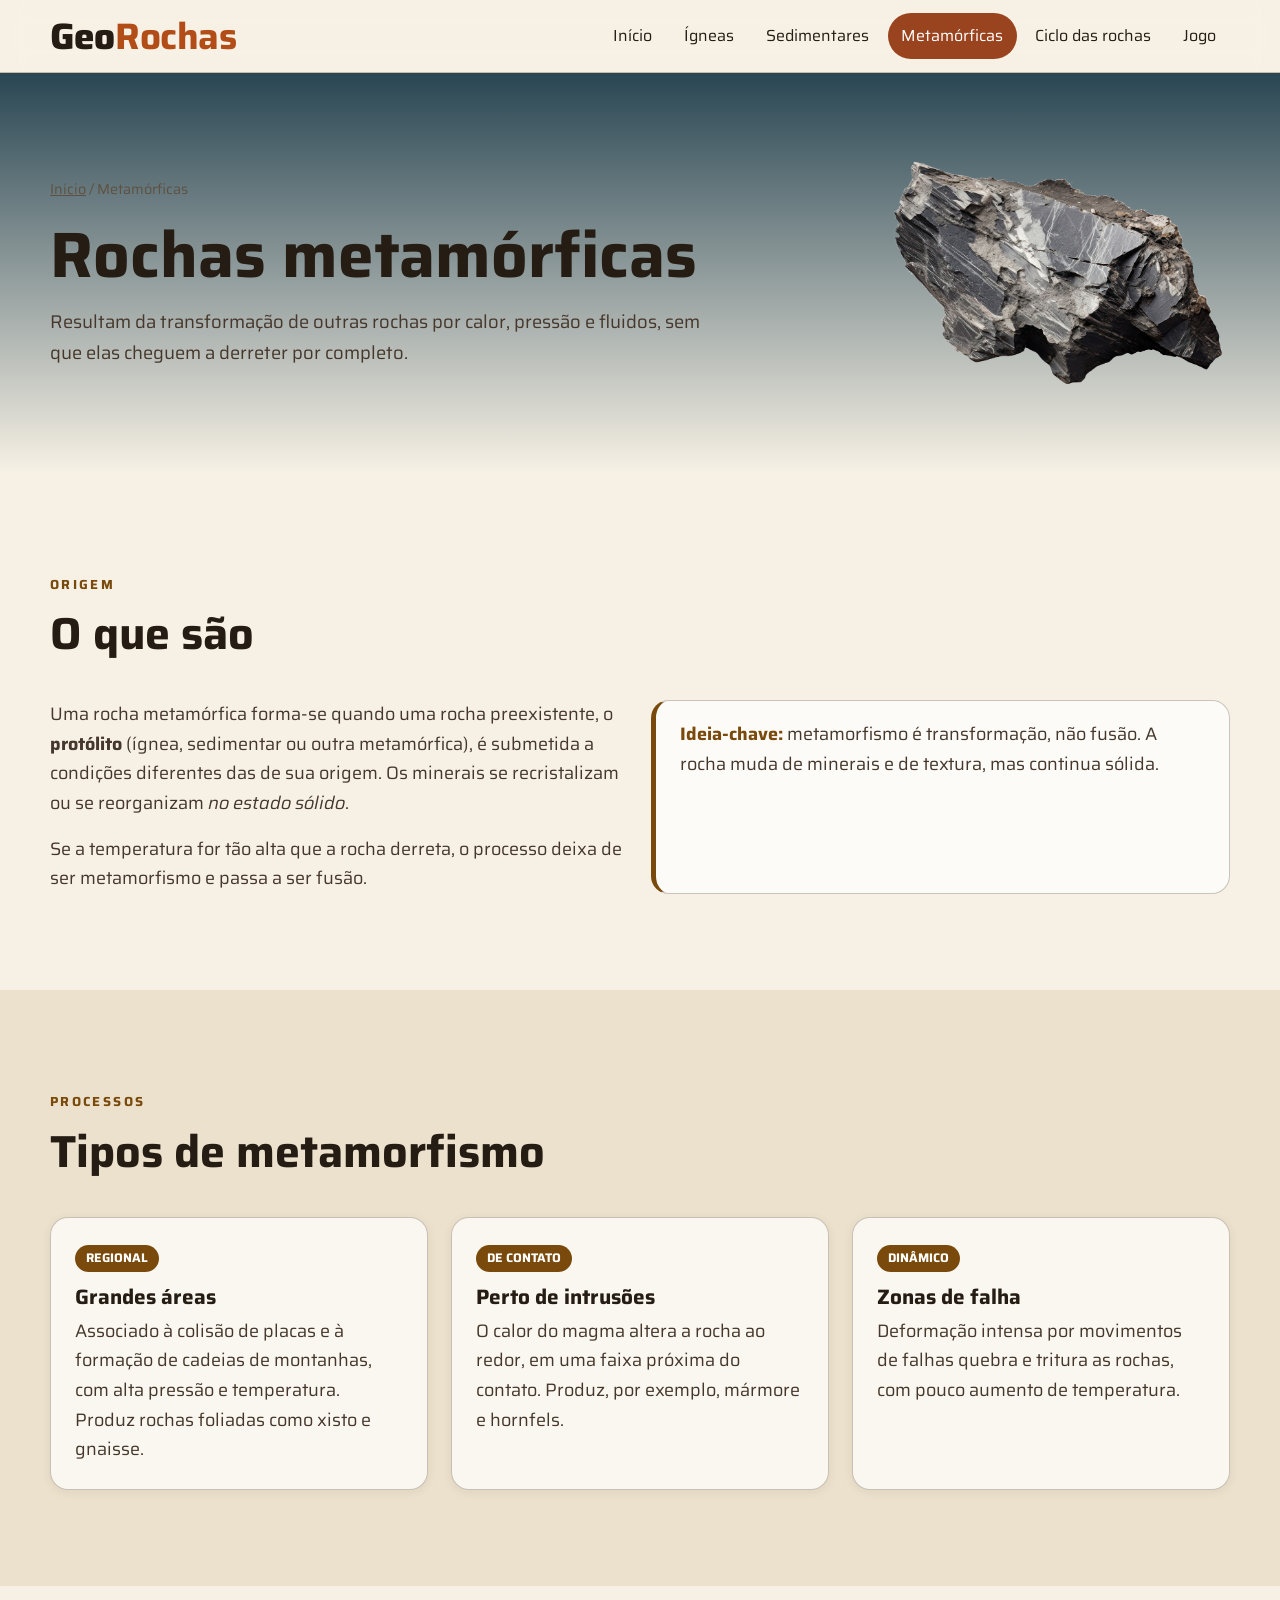
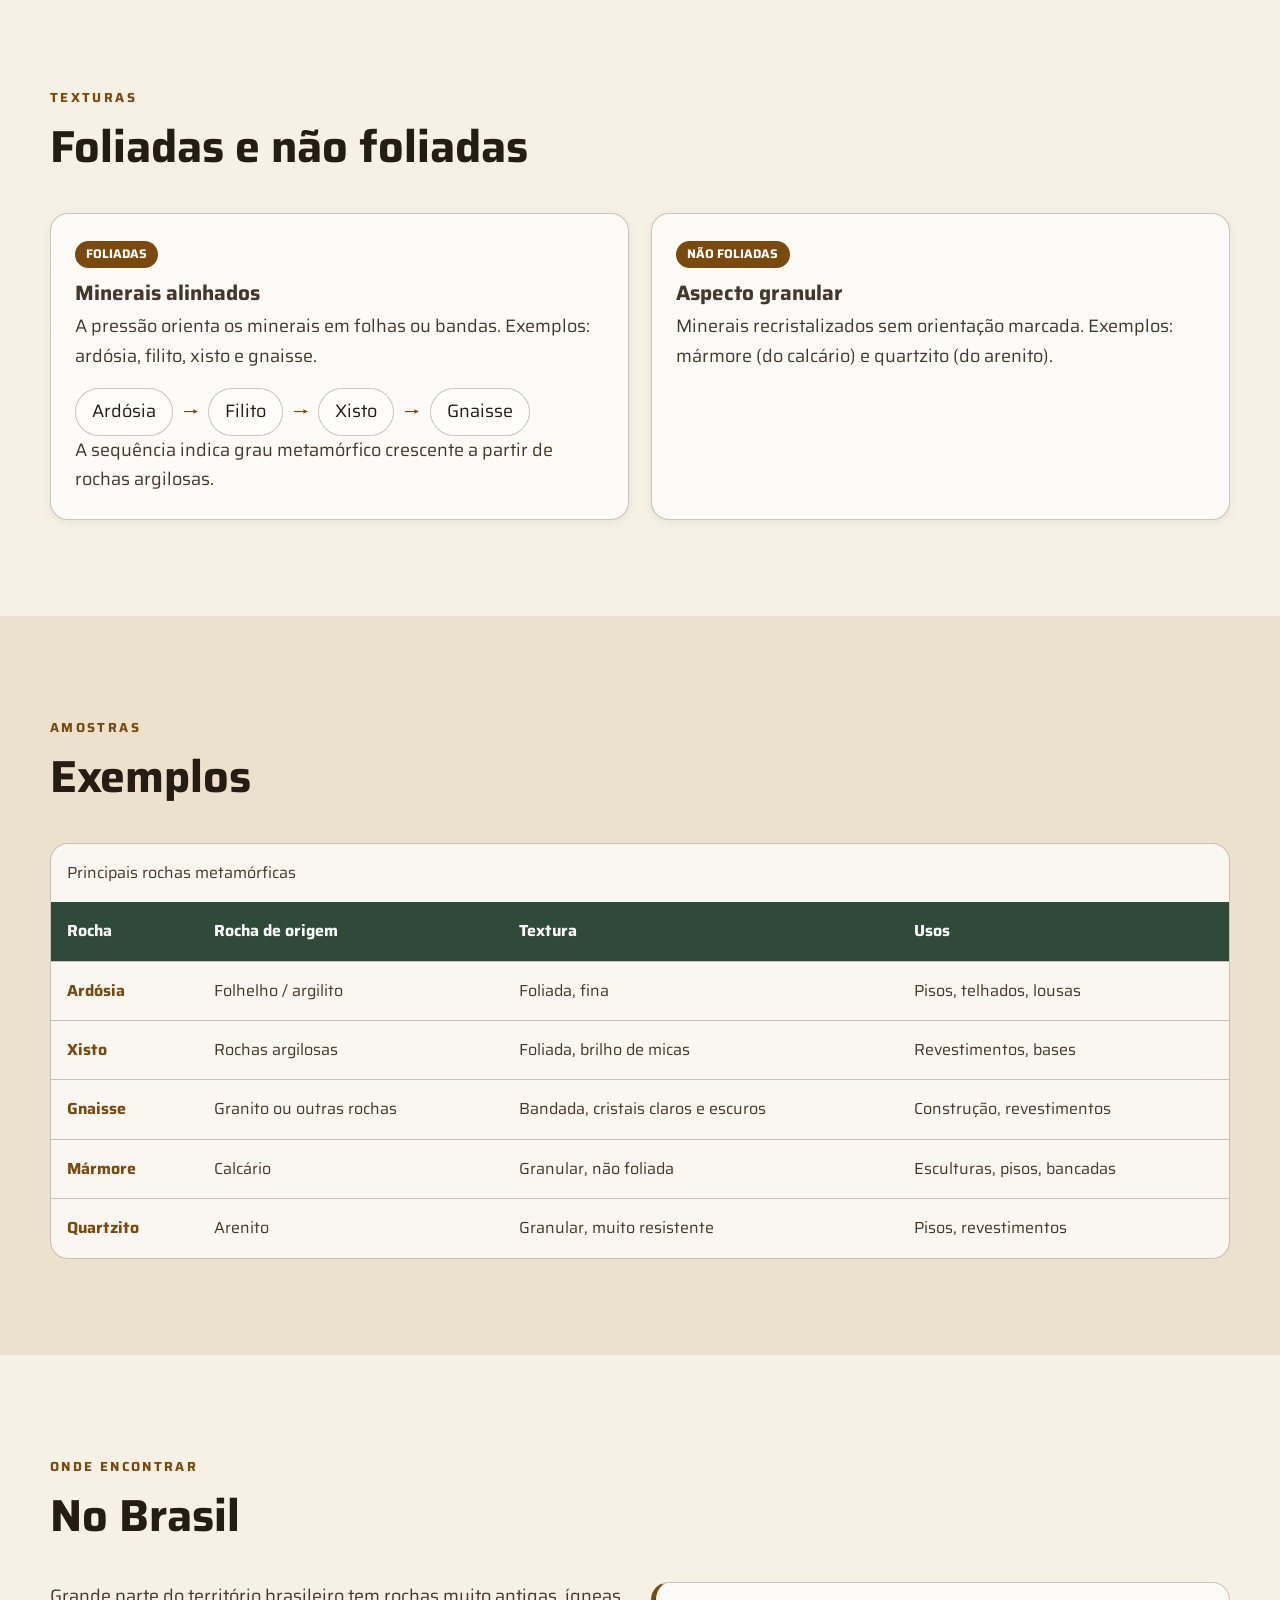
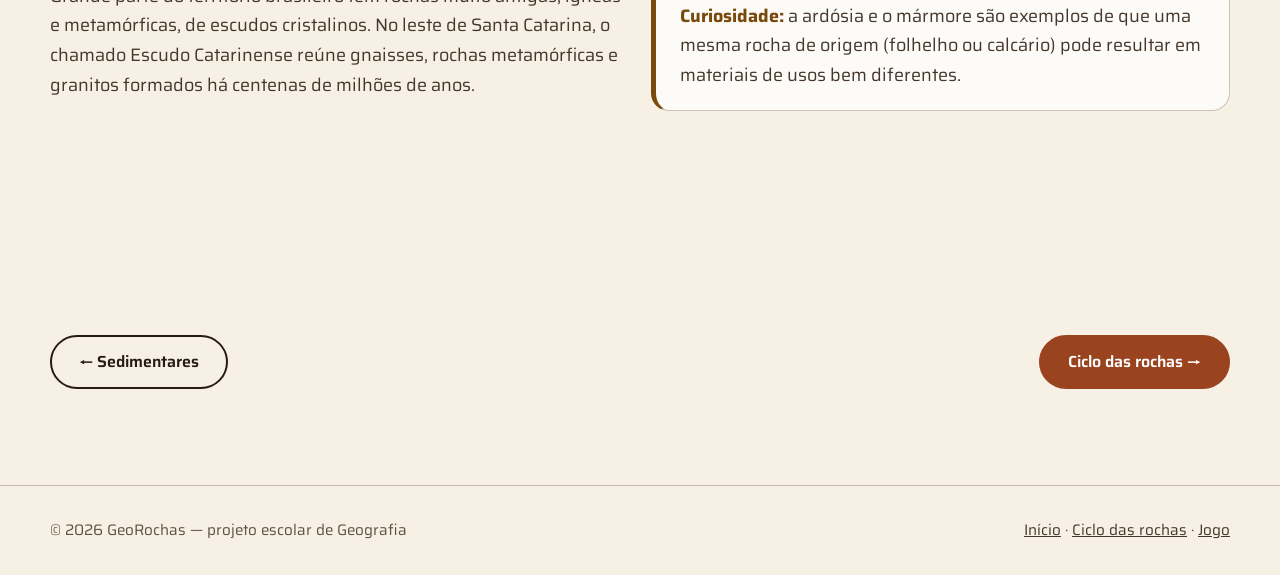
<file: metamorficas.html>
<!DOCTYPE html>

<html lang="pt-BR">
  <head>
    <meta charset="UTF-8">
    <meta name="viewport" content="width=device-width, initial-scale=1">
    <title>Rochas metamórficas — GeoRochas</title>
    <meta name="description" content="Rochas metamórficas: formação, tipos de metamorfismo, foliadas e não foliadas, exemplos e ocorrência no Brasil.">
    <meta name="theme-color" content="#0a0d0b">
    <link rel="preconnect" href="https://fonts.googleapis.com">
    <link rel="preconnect" href="https://fonts.gstatic.com" crossorigin>
    <link href="https://fonts.googleapis.com/css2?family=Saira:wght@400;500;600;700;800&amp;display=swap" rel="stylesheet">
    <link rel="stylesheet" href="style.css">
  </head>
  <body class="pagina-metamorficas">
    <a class="skip" href="#main">Pular para o conteúdo</a>
    <header class="site">
      <div class="container">
        <a class="logo" href="index.html" aria-label="GeoRochas, página inicial">
        <span>Geo<b>Rochas</b></span></a>
        <button class="menu-btn" aria-expanded="false" aria-controls="menu">Menu
        </button>
        <nav id="menu" aria-label="Principal">
          <ul>
            <li><a href="index.html">Início</a>
            </li>
            <li><a href="igneas.html">Ígneas</a>
            </li>
            <li><a href="sedimentares.html">Sedimentares</a>
            </li>
            <li><a href="metamorficas.html" aria-current="page">Metamórficas</a>
            </li>
            <li><a href="ciclo.html">Ciclo das rochas</a>
            </li>
            <li><a href="jogo.html">Jogo</a>
            </li>
          </ul>
        </nav>
      </div>
    </header>
    <main id="main">
      <section class="page-hero">
        <div class="container">
          <div class="intro">
            <p class="crumbs"><a href="index.html">Início</a> / Metamórficas
            </p>
            <h1>Rochas metamórficas</h1>
            <p class="lead">Resultam da transformação de outras rochas por calor, pressão e fluidos, sem que elas cheguem a derreter por completo.</p>
          </div>
          <figure class="rock-photo"><img src="assets/rocha-metamorficas.png" alt="Amostra de rocha metamórfica"></figure>
        </div>
      </section>
      <section class="block">
        <div class="container">
          <div class="sec-head reveal">
            <span class="eyebrow">Origem</span>
            <h2>O que são</h2>
          </div>
          <div class="grid2">
            <div class="reveal">
              <p>Uma rocha metamórfica forma-se quando uma rocha preexistente, o <strong>protólito</strong> (ígnea, sedimentar ou outra metamórfica), é submetida a condições diferentes das de sua origem. Os minerais se recristalizam ou se reorganizam <em>no estado sólido</em>.
              </p>
              <p>Se a temperatura for tão alta que a rocha derreta, o processo deixa de ser metamorfismo e passa a ser fusão.</p>
            </div>
            <div class="callout reveal"><strong>Ideia-chave:</strong> metamorfismo é transformação, não fusão. A rocha muda de minerais e de textura, mas continua sólida.
            </div>
          </div>
        </div>
      </section>
      <section class="block alt">
        <div class="container">
          <div class="sec-head reveal">
            <span class="eyebrow">Processos</span>
            <h2>Tipos de metamorfismo</h2>
          </div>
          <div class="grid3">
            <article class="card reveal">
              <span class="tag">Regional</span>
              <h3>Grandes áreas</h3>
              <p>Associado à colisão de placas e à formação de cadeias de montanhas, com alta pressão e temperatura. Produz rochas foliadas como xisto e gnaisse.</p>
            </article>
            <article class="card reveal">
              <span class="tag">De contato</span>
              <h3>Perto de intrusões</h3>
              <p>O calor do magma altera a rocha ao redor, em uma faixa próxima do contato. Produz, por exemplo, mármore e hornfels.</p>
            </article>
            <article class="card reveal">
              <span class="tag">Dinâmico</span>
              <h3>Zonas de falha</h3>
              <p>Deformação intensa por movimentos de falhas quebra e tritura as rochas, com pouco aumento de temperatura.</p>
            </article>
          </div>
        </div>
      </section>
      <section class="block">
        <div class="container">
          <div class="sec-head reveal">
            <span class="eyebrow">Texturas</span>
            <h2>Foliadas e não foliadas</h2>
          </div>
          <div class="grid2">
            <div class="card reveal">
              <span class="tag">Foliadas</span>
              <h3>Minerais alinhados</h3>
              <p>A pressão orienta os minerais em folhas ou bandas. Exemplos: ardósia, filito, xisto e gnaisse.</p>
              <div class="ladder"><span>Ardósia</span><i>→</i><span>Filito</span><i>→</i><span>Xisto</span><i>→</i><span>Gnaisse</span>
              </div>
              <p class="space-top-small">A sequência indica grau metamórfico crescente a partir de rochas argilosas.</p>
            </div>
            <div class="card reveal">
              <span class="tag">Não foliadas</span>
              <h3>Aspecto granular</h3>
              <p>Minerais recristalizados sem orientação marcada. Exemplos: mármore (do calcário) e quartzito (do arenito).</p>
            </div>
          </div>
        </div>
      </section>
      <section class="block alt">
        <div class="container">
          <div class="sec-head reveal">
            <span class="eyebrow">Amostras</span>
            <h2>Exemplos</h2>
          </div>
          <div class="table-wrap reveal">
            <table>
              <caption>Principais rochas metamórficas
              </caption>
              <thead>
                <tr>
                  <th scope="col">Rocha
                  </th>
                  <th scope="col">Rocha de origem
                  </th>
                  <th scope="col">Textura
                  </th>
                  <th scope="col">Usos
                  </th>
                </tr>
              </thead>
              <tbody>
                <tr>
                  <th scope="row">Ardósia
                  </th>
                  <td>Folhelho / argilito
                  </td>
                  <td>Foliada, fina
                  </td>
                  <td>Pisos, telhados, lousas
                  </td>
                </tr>
                <tr>
                  <th scope="row">Xisto
                  </th>
                  <td>Rochas argilosas
                  </td>
                  <td>Foliada, brilho de micas
                  </td>
                  <td>Revestimentos, bases
                  </td>
                </tr>
                <tr>
                  <th scope="row">Gnaisse
                  </th>
                  <td>Granito ou outras rochas
                  </td>
                  <td>Bandada, cristais claros e escuros
                  </td>
                  <td>Construção, revestimentos
                  </td>
                </tr>
                <tr>
                  <th scope="row">Mármore
                  </th>
                  <td>Calcário
                  </td>
                  <td>Granular, não foliada
                  </td>
                  <td>Esculturas, pisos, bancadas
                  </td>
                </tr>
                <tr>
                  <th scope="row">Quartzito
                  </th>
                  <td>Arenito
                  </td>
                  <td>Granular, muito resistente
                  </td>
                  <td>Pisos, revestimentos
                  </td>
                </tr>
              </tbody>
            </table>
          </div>
        </div>
      </section>
      <section class="block">
        <div class="container">
          <div class="sec-head reveal">
            <span class="eyebrow">Onde encontrar</span>
            <h2>No Brasil</h2>
          </div>
          <div class="grid2">
            <div class="reveal">
              <p>Grande parte do território brasileiro tem rochas muito antigas, ígneas e metamórficas, de escudos cristalinos. No leste de Santa Catarina, o chamado Escudo Catarinense reúne gnaisses, rochas metamórficas e granitos formados há centenas de milhões de anos.</p>
            </div>
            <div class="callout reveal"><strong>Curiosidade:</strong> a ardósia e o mármore são exemplos de que uma mesma rocha de origem (folhelho ou calcário) pode resultar em materiais de usos bem diferentes.
            </div>
          </div>
        </div>
      </section>
      <section class="block">
        <div class="container">
          <div class="pager"><a class="btn ghost" href="sedimentares.html">← Sedimentares</a><a class="btn" href="ciclo.html">Ciclo das rochas →</a>
          </div>
        </div>
      </section>
    </main>
    <footer>
      <div class="container"><span>© 2026 GeoRochas — projeto escolar de Geografia</span><span><a href="index.html">Início</a> · <a href="ciclo.html">Ciclo das rochas</a> · <a href="jogo.html">Jogo</a></span>
      </div>
    </footer>
    <a href="#" class="to-top" aria-label="Voltar ao topo">↑</a>
    <script src="script.js" defer></script>
  </body>
</html>
</file>
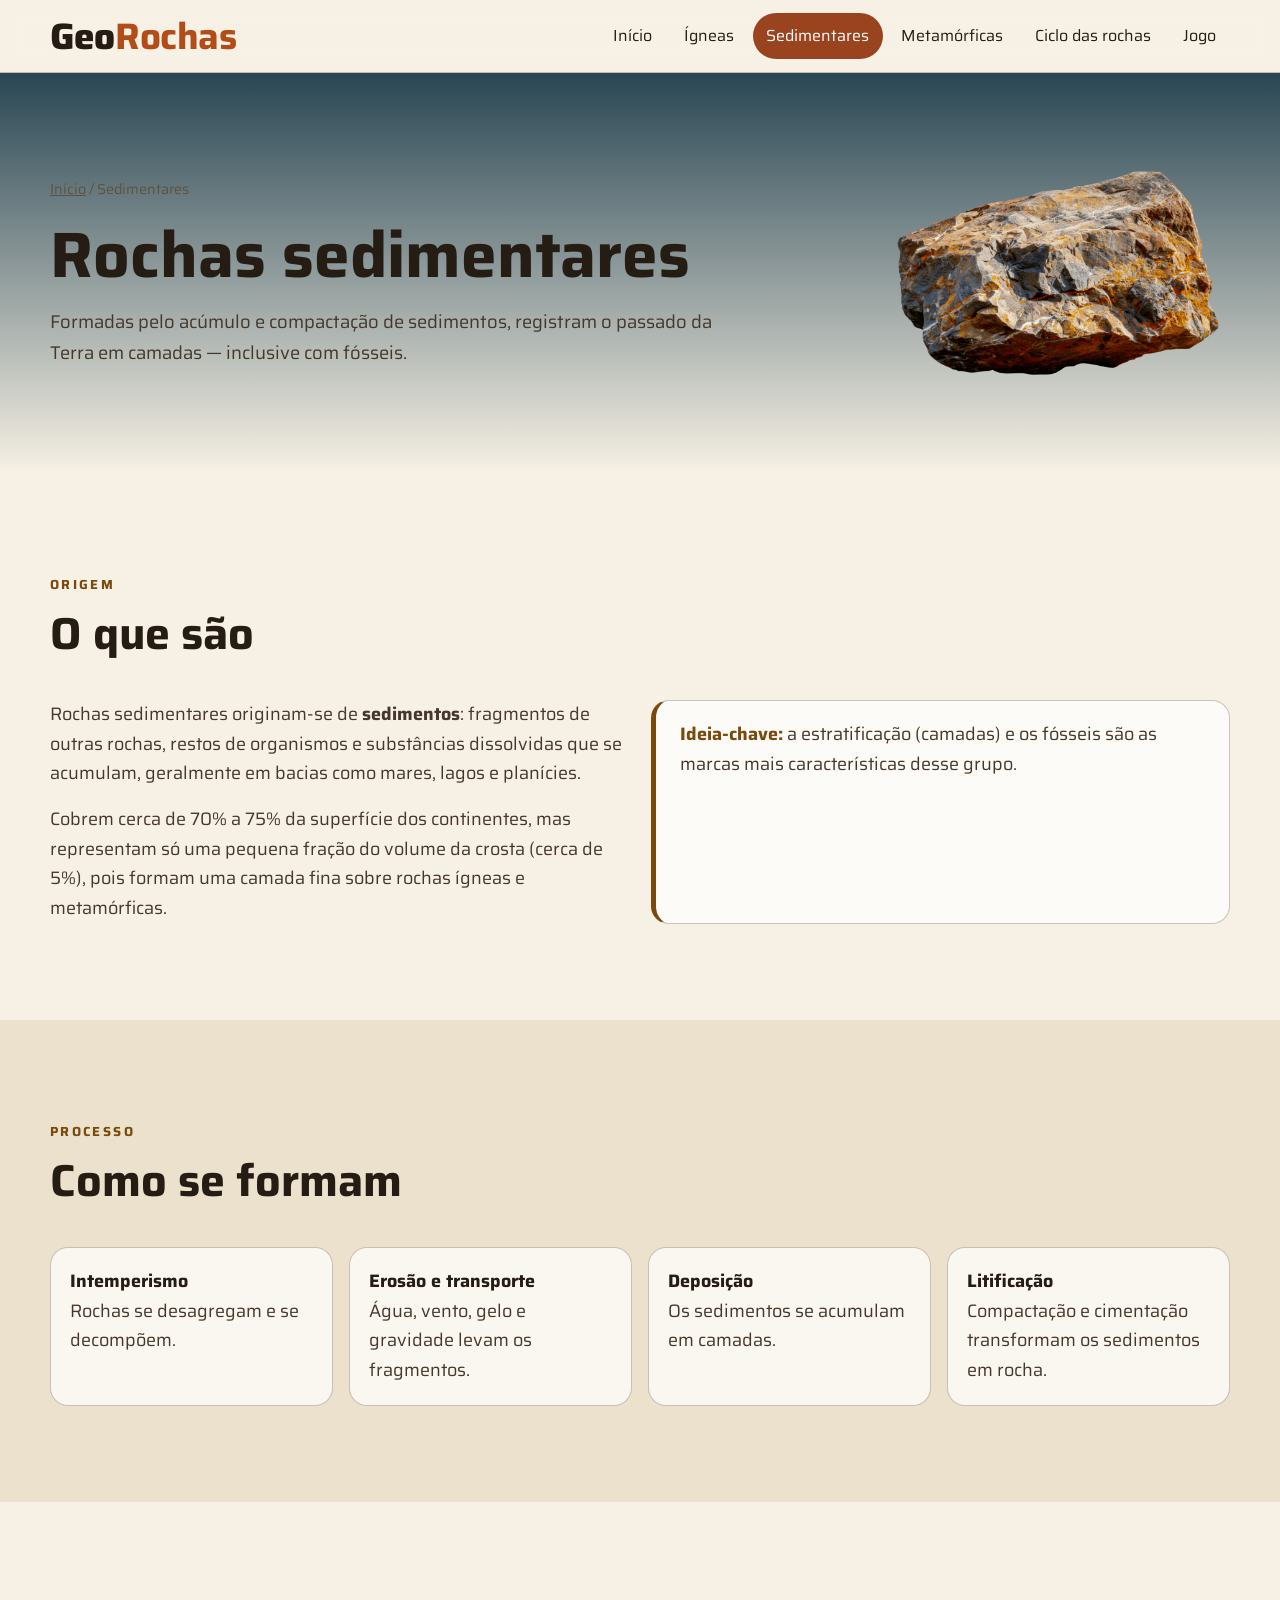
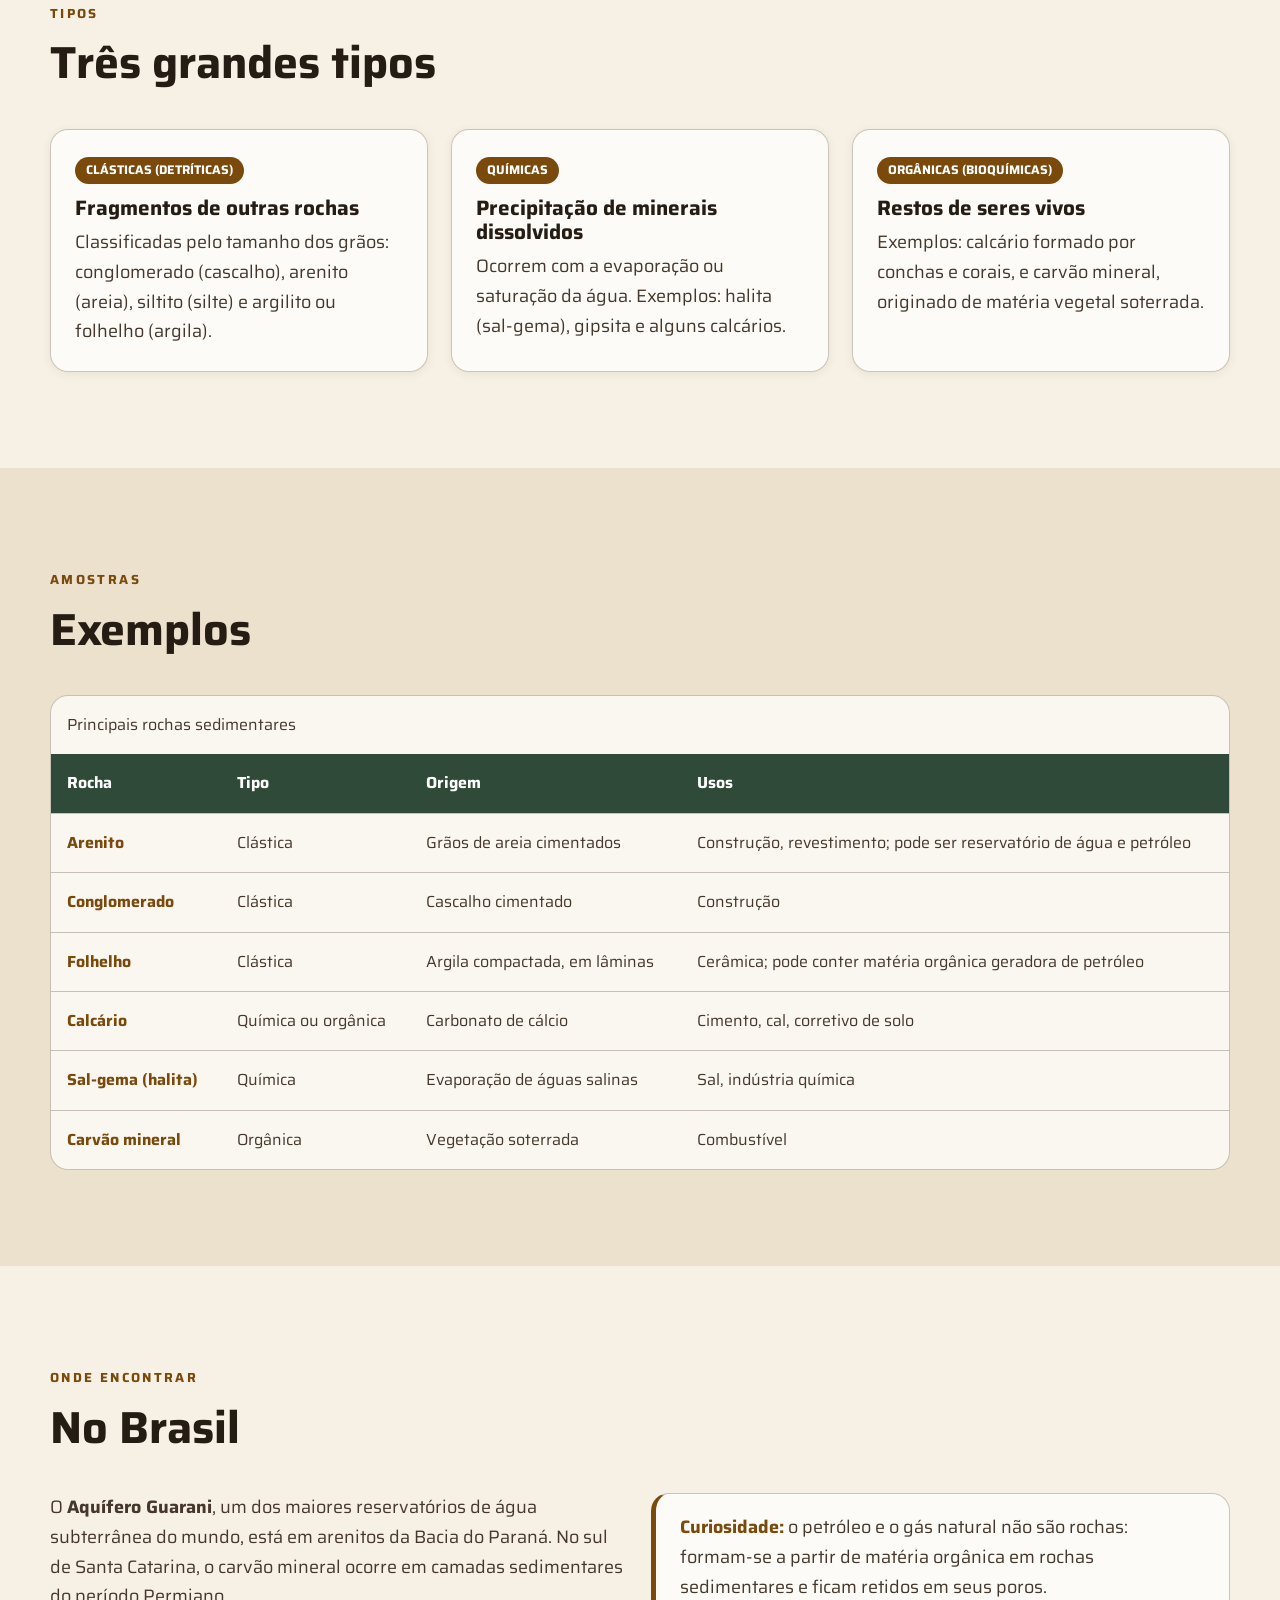
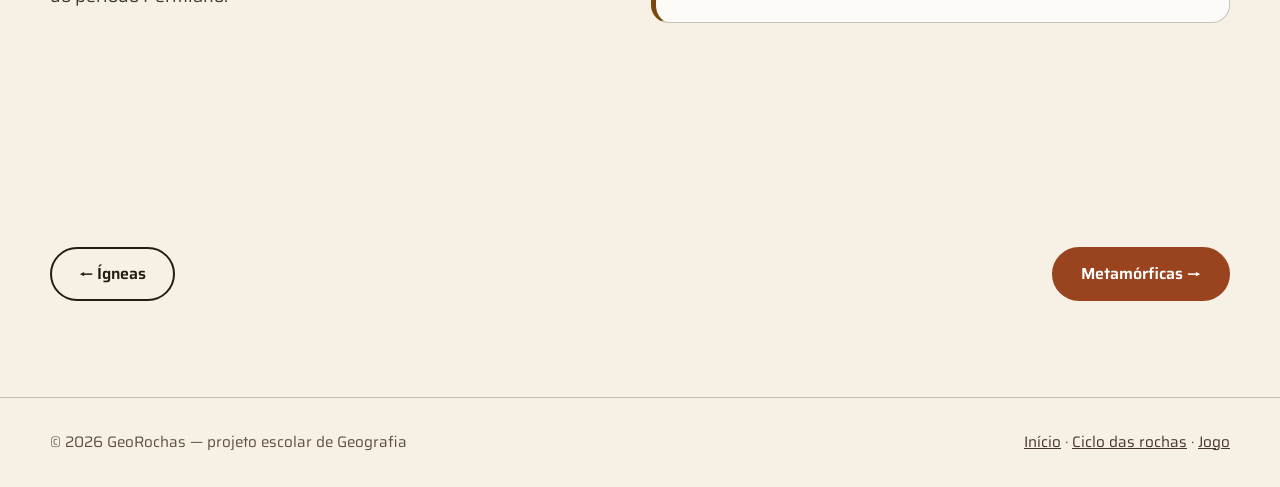
<file: sedimentares.html>
<!DOCTYPE html>

<html lang="pt-BR">
  <head>
    <meta charset="UTF-8">
    <meta name="viewport" content="width=device-width, initial-scale=1">
    <title>Rochas sedimentares — GeoRochas</title>
    <meta name="description" content="Rochas sedimentares: formação, tipos clásticas, químicas e orgânicas, exemplos e ocorrência no Brasil.">
    <meta name="theme-color" content="#0a0d0b">
    <link rel="preconnect" href="https://fonts.googleapis.com">
    <link rel="preconnect" href="https://fonts.gstatic.com" crossorigin>
    <link href="https://fonts.googleapis.com/css2?family=Saira:wght@400;500;600;700;800&amp;display=swap" rel="stylesheet">
    <link rel="stylesheet" href="style.css">
  </head>
  <body class="pagina-sedimentares">
    <a class="skip" href="#main">Pular para o conteúdo</a>
    <header class="site">
      <div class="container">
        <a class="logo" href="index.html" aria-label="GeoRochas, página inicial">
        <span>Geo<b>Rochas</b></span></a>
        <button class="menu-btn" aria-expanded="false" aria-controls="menu">Menu
        </button>
        <nav id="menu" aria-label="Principal">
          <ul>
            <li><a href="index.html">Início</a>
            </li>
            <li><a href="igneas.html">Ígneas</a>
            </li>
            <li><a href="sedimentares.html" aria-current="page">Sedimentares</a>
            </li>
            <li><a href="metamorficas.html">Metamórficas</a>
            </li>
            <li><a href="ciclo.html">Ciclo das rochas</a>
            </li>
            <li><a href="jogo.html">Jogo</a>
            </li>
          </ul>
        </nav>
      </div>
    </header>
    <main id="main">
      <section class="page-hero">
        <div class="container">
          <div class="intro">
            <p class="crumbs"><a href="index.html">Início</a> / Sedimentares
            </p>
            <h1>Rochas sedimentares</h1>
            <p class="lead">Formadas pelo acúmulo e compactação de sedimentos, registram o passado da Terra em camadas — inclusive com fósseis.</p>
          </div>
          <figure class="rock-photo rock-photo-sedimentar"><img src="assets/rocha-sedimentares.webp" alt="Amostra de rocha sedimentar"></figure>
        </div>
      </section>
      <section class="block">
        <div class="container">
          <div class="sec-head reveal">
            <span class="eyebrow">Origem</span>
            <h2>O que são</h2>
          </div>
          <div class="grid2">
            <div class="reveal">
              <p>Rochas sedimentares originam-se de <strong>sedimentos</strong>: fragmentos de outras rochas, restos de organismos e substâncias dissolvidas que se acumulam, geralmente em bacias como mares, lagos e planícies.
              </p>
              <p>Cobrem cerca de 70% a 75% da superfície dos continentes, mas representam só uma pequena fração do volume da crosta (cerca de 5%), pois formam uma camada fina sobre rochas ígneas e metamórficas.</p>
            </div>
            <div class="callout reveal"><strong>Ideia-chave:</strong> a estratificação (camadas) e os fósseis são as marcas mais características desse grupo.
            </div>
          </div>
        </div>
      </section>
      <section class="block alt">
        <div class="container">
          <div class="sec-head reveal">
            <span class="eyebrow">Processo</span>
            <h2>Como se formam</h2>
          </div>
          <ol class="steps">
            <li class="reveal"><b>Intemperismo</b><span>Rochas se desagregam e se decompõem.</span>
            </li>
            <li class="reveal"><b>Erosão e transporte</b><span>Água, vento, gelo e gravidade levam os fragmentos.</span>
            </li>
            <li class="reveal"><b>Deposição</b><span>Os sedimentos se acumulam em camadas.</span>
            </li>
            <li class="reveal"><b>Litificação</b><span>Compactação e cimentação transformam os sedimentos em rocha.</span>
            </li>
          </ol>
        </div>
      </section>
      <section class="block">
        <div class="container">
          <div class="sec-head reveal">
            <span class="eyebrow">Tipos</span>
            <h2>Três grandes tipos</h2>
          </div>
          <div class="grid3">
            <article class="card reveal">
              <span class="tag">Clásticas (detríticas)</span>
              <h3>Fragmentos de outras rochas</h3>
              <p>Classificadas pelo tamanho dos grãos: conglomerado (cascalho), arenito (areia), siltito (silte) e argilito ou folhelho (argila).</p>
            </article>
            <article class="card reveal">
              <span class="tag">Químicas</span>
              <h3>Precipitação de minerais dissolvidos</h3>
              <p>Ocorrem com a evaporação ou saturação da água. Exemplos: halita (sal-gema), gipsita e alguns calcários.</p>
            </article>
            <article class="card reveal">
              <span class="tag">Orgânicas (bioquímicas)</span>
              <h3>Restos de seres vivos</h3>
              <p>Exemplos: calcário formado por conchas e corais, e carvão mineral, originado de matéria vegetal soterrada.</p>
            </article>
          </div>
        </div>
      </section>
      <section class="block alt">
        <div class="container">
          <div class="sec-head reveal">
            <span class="eyebrow">Amostras</span>
            <h2>Exemplos</h2>
          </div>
          <div class="table-wrap reveal">
            <table>
              <caption>Principais rochas sedimentares
              </caption>
              <thead>
                <tr>
                  <th scope="col">Rocha
                  </th>
                  <th scope="col">Tipo
                  </th>
                  <th scope="col">Origem
                  </th>
                  <th scope="col">Usos
                  </th>
                </tr>
              </thead>
              <tbody>
                <tr>
                  <th scope="row">Arenito
                  </th>
                  <td>Clástica
                  </td>
                  <td>Grãos de areia cimentados
                  </td>
                  <td>Construção, revestimento; pode ser reservatório de água e petróleo
                  </td>
                </tr>
                <tr>
                  <th scope="row">Conglomerado
                  </th>
                  <td>Clástica
                  </td>
                  <td>Cascalho cimentado
                  </td>
                  <td>Construção
                  </td>
                </tr>
                <tr>
                  <th scope="row">Folhelho
                  </th>
                  <td>Clástica
                  </td>
                  <td>Argila compactada, em lâminas
                  </td>
                  <td>Cerâmica; pode conter matéria orgânica geradora de petróleo
                  </td>
                </tr>
                <tr>
                  <th scope="row">Calcário
                  </th>
                  <td>Química ou orgânica
                  </td>
                  <td>Carbonato de cálcio
                  </td>
                  <td>Cimento, cal, corretivo de solo
                  </td>
                </tr>
                <tr>
                  <th scope="row">Sal-gema (halita)
                  </th>
                  <td>Química
                  </td>
                  <td>Evaporação de águas salinas
                  </td>
                  <td>Sal, indústria química
                  </td>
                </tr>
                <tr>
                  <th scope="row">Carvão mineral
                  </th>
                  <td>Orgânica
                  </td>
                  <td>Vegetação soterrada
                  </td>
                  <td>Combustível
                  </td>
                </tr>
              </tbody>
            </table>
          </div>
        </div>
      </section>
      <section class="block">
        <div class="container">
          <div class="sec-head reveal">
            <span class="eyebrow">Onde encontrar</span>
            <h2>No Brasil</h2>
          </div>
          <div class="grid2">
            <div class="reveal">
              <p>O <strong>Aquífero Guarani</strong>, um dos maiores reservatórios de água subterrânea do mundo, está em arenitos da Bacia do Paraná. No sul de Santa Catarina, o carvão mineral ocorre em camadas sedimentares do período Permiano.
              </p>
            </div>
            <div class="callout reveal"><strong>Curiosidade:</strong> o petróleo e o gás natural não são rochas: formam-se a partir de matéria orgânica em rochas sedimentares e ficam retidos em seus poros.
            </div>
          </div>
        </div>
      </section>
      <section class="block">
        <div class="container">
          <div class="pager"><a class="btn ghost" href="igneas.html">← Ígneas</a><a class="btn" href="metamorficas.html">Metamórficas →</a>
          </div>
        </div>
      </section>
    </main>
    <footer>
      <div class="container"><span>© 2026 GeoRochas — projeto escolar de Geografia</span><span><a href="index.html">Início</a> · <a href="ciclo.html">Ciclo das rochas</a> · <a href="jogo.html">Jogo</a></span>
      </div>
    </footer>
    <a href="#" class="to-top" aria-label="Voltar ao topo">↑</a>
    <script src="script.js" defer></script>
  </body>
</html>
</file>
<file: jogo/style.css>
:root {
  --bg: #080b12;
  --panel: #111723;
  --panel-light: #182130;
  --orange: #ff8426;
  --orange-light: #ffb45e;
  --yellow: #ffe0a3;
  --cyan: #63e7ff;
  --red: #ff5364;
  --text: #f3f5fa;
  --muted: #9ca8ba;
  --border: rgba(255, 151, 66, .22);
}

* {
  box-sizing: border-box;
}

html {
  min-height: 100%;
  background: var(--bg);
}

body {
  margin: 0;
  min-height: 100vh;
  background:
    radial-gradient(ellipse at 50% 0%, #1b1b29 0%, transparent 55%),
    var(--bg);
  color: var(--text);
  font-family: 'Rajdhani', Arial, sans-serif;
}

button,
input {
  font: inherit;
}

button {
  -webkit-tap-highlight-color: transparent;
}

button:focus-visible,
input:focus-visible {
  outline: 2px solid var(--yellow);
  outline-offset: 3px;
}

.app {
  width: min(1400px, 100%);
  min-height: 100vh;
  margin: 0 auto;
  padding: 14px;
  display: flex;
  flex-direction: column;
  gap: 12px;
}

/* CABEÇALHO */

.topbar {
  min-height: 65px;
  display: flex;
  align-items: center;
  justify-content: space-between;
  gap: 20px;
  padding: 8px 16px;
  background: rgba(17, 23, 35, .92);
  border: 1px solid var(--border);
  border-radius: 12px;
}

.brand {
  color: var(--orange-light);
  text-decoration: none;
  font-family: 'Orbitron', sans-serif;
  font-weight: 900;
  font-size: clamp(15px, 2vw, 22px);
  letter-spacing: 1px;
  white-space: nowrap;
}

.brand span {
  color: white;
}

.hud {
  display: flex;
  align-items: center;
  justify-content: center;
  gap: clamp(12px, 3vw, 38px);
}

.hud > div {
  display: flex;
  flex-direction: column;
  gap: 2px;
  min-width: 55px;
}

.hud small {
  color: var(--muted);
  font-size: 10px;
  font-weight: 700;
  letter-spacing: 1px;
}

.hud strong {
  color: var(--orange-light);
  font-family: 'Orbitron', sans-serif;
  font-size: 15px;
}

.icon-button {
  width: 38px;
  height: 38px;
  flex-shrink: 0;
  border: 1px solid var(--border);
  border-radius: 8px;
  color: var(--orange-light);
  background: var(--panel-light);
  font-size: 20px;
  cursor: pointer;
}

/* ÁREA DO JOGO */

.game-shell {
  position: relative;
  isolation: isolate;
  width: 100%;
  height: clamp(430px, 65vh, 760px);
  min-height: 430px;
  overflow: hidden;
  background: #070b14;
  border: 1px solid rgba(255, 132, 38, .38);
  border-radius: 12px;
  box-shadow: 0 0 35px rgba(255, 100, 0, .06);
}

#gameCanvas {
  position: absolute;
  inset: 0;
  display: block;
  width: 100%;
  height: 100%;
  background: transparent;
}

.canvas-vignette {
  position: absolute;
  inset: 0;
  z-index: 1;
  pointer-events: none;
  background: radial-gradient(
    ellipse at center,
    transparent 45%,
    rgba(3, 5, 12, .25) 100%
  );
}

/* MENUS E TELAS */

.overlay {
  position: absolute;
  inset: 0;
  z-index: 5;
  display: none;
  align-items: center;
  justify-content: center;
  padding: 20px;
  overflow: auto;
  background: rgba(5, 8, 15, .87);
  backdrop-filter: blur(7px);
}

.overlay.active {
  display: flex;
}

.menu-card,
.panel-card {
  position: relative;
  width: min(560px, 100%);
  max-height: 100%;
  overflow-y: auto;
  padding: clamp(22px, 4vw, 40px);
  background: linear-gradient(145deg, #151d2a, #0c111b);
  border: 1px solid rgba(255, 132, 38, .42);
  border-radius: 16px;
  box-shadow: 0 18px 70px rgba(0, 0, 0, .45);
}

.menu-card {
  text-align: center;
}

.eyebrow {
  color: var(--orange-light);
  font-family: 'Orbitron', sans-serif;
  font-size: 10px;
  font-weight: 700;
  letter-spacing: 1.6px;
  line-height: 1.7;
}

.pulse-dot {
  display: inline-block;
  width: 7px;
  height: 7px;
  margin-right: 6px;
  border-radius: 50%;
  background: #7bff9a;
  box-shadow: 0 0 12px #7bff9a;
}

h1,
h2,
h3 {
  font-family: 'Orbitron', sans-serif;
}

.menu-card h1 {
  margin: 20px 0 12px;
  color: white;
  font-size: clamp(38px, 7vw, 68px);
  font-weight: 900;
  line-height: .98;
  letter-spacing: -2px;
  text-shadow: 0 0 28px rgba(255, 132, 38, .13);
}

.menu-card h1 span,
.panel-card h2 span {
  color: var(--orange);
}

.tagline {
  margin: 15px 0 10px;
  color: var(--orange-light);
  font-size: 18px;
  font-weight: 700;
}

.intro {
  max-width: 390px;
  margin: 0 auto 24px;
  color: #c0cad8;
  font-size: 16px;
  line-height: 1.5;
}

.menu-actions {
  display: grid;
  gap: 10px;
}

.primary-button,
.secondary-button {
  width: 100%;
  min-height: 46px;
  padding: 12px 16px;
  border-radius: 8px;
  font-family: 'Orbitron', sans-serif;
  font-size: 12px;
  font-weight: 800;
  letter-spacing: .7px;
  cursor: pointer;
  transition:
    transform .15s ease,
    filter .15s ease,
    background .15s ease;
}

/* BOTÃO JOGAR */

#startBtn {
  display: block !important;
  visibility: visible !important;
  opacity: 1 !important;
  min-height: 54px;
  color: #1c0e03 !important;
  background: linear-gradient(110deg, #ff7b13, #ffc06c);
  border: 2px solid #ffcf91;
  box-shadow: 0 5px 22px rgba(255, 132, 38, .17);
  font-size: 16px;
  font-weight: 900;
  letter-spacing: 1.4px;
}

.primary-button {
  color: #1b0e04;
  background: linear-gradient(110deg, #ff8426, #ffb45e);
  border: 1px solid #ffc27e;
}

.secondary-button {
  color: #e4eaf3;
  background: #171f2c;
  border: 1px solid #303b4c;
}

.primary-button:hover,
.secondary-button:hover,
.icon-button:hover {
  filter: brightness(1.14);
}

.primary-button:active,
.secondary-button:active {
  transform: scale(.985);
}

.menu-record {
  display: flex;
  justify-content: center;
  align-items: center;
  gap: 10px;
  margin-top: 20px;
  color: var(--muted);
  font-size: 11px;
  font-weight: 700;
  letter-spacing: 1px;
}

.menu-record strong {
  color: var(--yellow);
  font-family: 'Orbitron', sans-serif;
}

/* PAINÉIS INTERNOS */

.panel-card h2 {
  margin: 10px 0 20px;
  font-size: clamp(22px, 4vw, 30px);
  line-height: 1.3;
}

.panel-card p {
  color: #c3ccda;
  font-size: 15px;
  line-height: 1.5;
}

.close-button {
  position: absolute;
  top: 10px;
  right: 12px;
  width: 34px;
  height: 34px;
  border: 1px solid #354154;
  border-radius: 7px;
  color: white;
  background: #1a2331;
  font-size: 24px;
  cursor: pointer;
}

.info-grid {
  display: grid;
  grid-template-columns: 1fr 1fr;
  gap: 20px;
  margin-bottom: 22px;
}

.info-grid b {
  color: var(--orange-light);
  font-family: 'Orbitron', sans-serif;
  font-size: 11px;
}

kbd {
  display: inline-block;
  min-width: 24px;
  margin: 2px;
  padding: 2px 6px;
  color: white;
  background: #252f40;
  border: 1px solid #3d4b60;
  border-radius: 4px;
  text-align: center;
  font-size: 12px;
}

/* ENCICLOPÉDIA */

.encyclopedia-card {
  width: min(1000px, 100%);
}

.rock-cards {
  display: grid;
  grid-template-columns: repeat(3, minmax(0, 1fr));
  gap: 12px;
  margin: 20px 0;
}

.rock-card {
  padding: 16px;
  background: rgba(255, 255, 255, .025);
  border: 1px solid #303b4c;
  border-radius: 10px;
}

.rock-card.ignea {
  border-top: 3px solid #ff914d;
}

.rock-card.sedimentar {
  border-top: 3px solid #e5c27b;
}

.rock-card.metamorfica {
  border-top: 3px solid #a58cff;
}

.rock-symbol {
  color: var(--orange-light);
  font-size: 27px;
}

.rock-card h3 {
  font-size: 13px;
  line-height: 1.5;
}

.rock-card p {
  font-size: 14px;
}

.rock-card small {
  display: block;
  color: var(--muted);
  font-size: 12px;
  line-height: 1.5;
}

/* CONFIGURAÇÕES */

.compact-card {
  width: min(470px, 100%);
}

.setting-row {
  display: flex;
  align-items: center;
  justify-content: space-between;
  gap: 15px;
  margin: 17px 0;
  color: #e3e9f2;
  font-size: 16px;
}

.setting-row input[type="checkbox"] {
  width: 19px;
  height: 19px;
  accent-color: var(--orange);
}

.volume-row input {
  width: 50%;
  accent-color: var(--orange);
}

/* PAUSA */

.pause-hint {
  position: absolute;
  z-index: 4;
  top: 12px;
  left: 50%;
  display: none;
  padding: 8px 13px;
  transform: translateX(-50%);
  border: 1px solid var(--border);
  border-radius: 7px;
  color: var(--yellow);
  background: rgba(10, 13, 20, .88);
  font-family: 'Orbitron', sans-serif;
  font-size: 10px;
  text-align: center;
  pointer-events: none;
}

/* FIM DE JOGO */

.danger {
  color: var(--red);
}

.gameover-card {
  width: min(570px, 100%);
  text-align: center;
}

.gameover-card h2 {
  font-size: clamp(30px, 6vw, 45px);
}

.gameover-card h2 span {
  color: var(--red);
}

.final-score {
  display: flex;
  flex-direction: column;
  gap: 6px;
  color: var(--muted) !important;
  font-size: 11px !important;
  font-weight: 700;
  letter-spacing: 1.3px;
}

.final-score strong {
  color: var(--orange-light);
  font-family: 'Orbitron', sans-serif;
  font-size: 34px;
}

.stats-grid {
  display: grid;
  grid-template-columns: 1fr 1fr;
  gap: 10px;
  margin: 20px 0;
}

.stats-grid > div {
  display: flex;
  flex-direction: column;
  gap: 5px;
  padding: 12px;
  color: var(--muted);
  background: #101723;
  border: 1px solid #273244;
  border-radius: 8px;
  font-size: 12px;
}

.stats-grid strong {
  color: white;
  font-family: 'Orbitron', sans-serif;
  font-size: 17px;
}

.gameover-card .secondary-button {
  margin-top: 9px;
}

/* DESCRIÇÕES DAS ROCHAS
   Faixa independente, fora do canvas. */

.toast-stack {
  position: relative;
  z-index: 2;
  width: 100%;
  min-height: 55px;
  max-height: 82px;
  padding: 7px 14px;
  display: flex;
  flex-direction: column;
  justify-content: center;
  gap: 5px;
  overflow: hidden;
  pointer-events: none;
  background: #0d131e;
  border: 1px solid #252f40;
  border-left: 3px solid var(--orange);
  border-radius: 8px;
}

.toast {
  width: 100%;
  max-height: 65px;
  overflow: hidden;
  padding: 5px 9px;
  background: #121b28;
  border-radius: 5px;
}

.toast strong {
  display: block;
  margin-bottom: 2px;
  color: var(--yellow);
  font-family: 'Orbitron', sans-serif;
  font-size: 10px;
  line-height: 1.4;
}

.toast span {
  display: block;
  color: #c7d0de;
  font-size: 12px;
  line-height: 1.3;
}

.toast.ignea {
  border-left: 3px solid #ff914d;
}

.toast.sedimentar {
  border-left: 3px solid #e5c27b;
}

.toast.metamorfica {
  border-left: 3px solid #a58cff;
}

/* RODAPÉ E PODERES */

.bottom-bar {
  display: flex;
  flex-direction: column;
  gap: 12px;
  padding: 14px;
  background: rgba(17, 23, 35, .92);
  border: 1px solid var(--border);
  border-radius: 12px;
}

.destroyed-count {
  display: flex;
  align-items: center;
  gap: 12px;
  color: var(--muted);
  font-size: 11px;
  font-weight: 700;
  letter-spacing: 1px;
}

.destroyed-count strong {
  color: var(--orange-light);
  font-family: 'Orbitron', sans-serif;
  font-size: 16px;
}

.power-list {
  display: grid;
  grid-template-columns: repeat(3, minmax(0, 1fr));
  gap: 10px;
}

.power-button {
  position: relative;
  min-width: 0;
  min-height: 66px;
  display: flex;
  align-items: center;
  gap: 10px;
  padding: 12px;
  overflow: hidden;
  color: white;
  text-align: left;
  background: #121a27;
  border: 1px solid #2d394b;
  border-radius: 9px;
  cursor: pointer;
}

.power-button:hover {
  border-color: var(--orange);
  background: #192231;
}

.power-icon {
  flex-shrink: 0;
  color: var(--orange-light);
  font-size: 27px;
}

.power-icon.cyan {
  color: var(--cyan);
}

.power-icon.red {
  color: var(--red);
}

.power-button > span:nth-child(2) {
  display: flex;
  min-width: 0;
  flex-direction: column;
  gap: 4px;
}

.power-button b {
  font-family: 'Orbitron', sans-serif;
  font-size: 10px;
  line-height: 1.4;
}

.power-button small {
  color: var(--muted);
  font-size: 11px;
}

.power-button small i {
  color: var(--orange-light);
  font-style: normal;
}

.cooldown-bar {
  position: absolute;
  right: 0;
  bottom: 0;
  left: 0;
  height: 3px;
  background: #263144;
}

.cooldown-bar i {
  display: block;
  width: 100%;
  height: 100%;
  background: var(--orange);
}

#shieldBar {
  background: var(--cyan);
}

#infernoBar {
  background: var(--red);
}

.power-button:disabled {
  opacity: .55;
  cursor: not-allowed;
}

.footer-note {
  color: #667387;
  font-family: 'Orbitron', sans-serif;
  font-size: 9px;
  font-weight: 700;
  letter-spacing: 1.5px;
  text-align: center;
}

.footer-note span {
  color: var(--orange);
}

/* CONTROLES PARA CELULAR */

.mobile-controls {
  position: absolute;
  right: 12px;
  bottom: 12px;
  left: 12px;
  z-index: 3;
  display: none;
  align-items: flex-end;
  justify-content: space-between;
  gap: 10px;
  pointer-events: none;
}

.move-controls,
.action-controls {
  display: flex;
  align-items: center;
  gap: 7px;
}

.mobile-controls button {
  min-width: 43px;
  min-height: 43px;
  padding: 8px;
  color: white;
  background: rgba(20, 28, 42, .82);
  border: 1px solid rgba(255, 165, 77, .55);
  border-radius: 9px;
  font-weight: 800;
  touch-action: none;
  pointer-events: auto;
}

.mobile-controls button:active {
  background: rgba(255, 132, 38, .7);
}

.mobile-controls .fire-control {
  color: #1b0e04;
  background: var(--orange-light);
  font-size: 10px;
}

@media (pointer: coarse) {
  .mobile-controls {
    display: flex;
  }
}

/* RESPONSIVIDADE */

@media (max-width: 800px) {
  .app {
    padding: 8px;
    gap: 8px;
  }

  .topbar {
    flex-wrap: wrap;
    gap: 12px;
    padding: 10px;
  }

  .hud {
    order: 3;
    width: 100%;
    justify-content: space-between;
  }

  .hud > div {
    min-width: 0;
  }

  .game-shell {
    height: 62vh;
    min-height: 400px;
  }

  .rock-cards {
    grid-template-columns: 1fr;
  }

  .rock-card {
    padding: 12px;
  }

  .power-list {
    grid-template-columns: 1fr;
  }

  .power-button {
    min-height: 55px;
  }

  .footer-note {
    padding-top: 3px;
  }
}

@media (max-width: 480px) {
  .brand {
    font-size: 14px;
  }

  .game-shell {
    min-height: 380px;
  }

  .overlay {
    padding: 10px;
  }

  .menu-card,
  .panel-card {
    padding: 22px 16px;
  }

  .menu-card h1 {
    font-size: 40px;
  }

  .eyebrow {
    font-size: 9px;
  }

  .info-grid {
    grid-template-columns: 1fr;
    gap: 8px;
  }

  .toast-stack {
    min-height: 48px;
    max-height: 76px;
    padding: 5px 8px;
  }

  .toast span {
    font-size: 11px;
  }

  .mobile-controls {
    right: 7px;
    bottom: 7px;
    left: 7px;
  }

  .mobile-controls button {
    min-width: 38px;
    min-height: 40px;
  }

  .stats-grid {
    gap: 7px;
  }
}

@media (prefers-reduced-motion: reduce) {
  *,
  *::before,
  *::after {
    scroll-behavior: auto !important;
    transition-duration: .01ms !important;
    animation-duration: .01ms !important;
  }
}
</file>
<file: style.css>
/* Cores e imagens do site. Para trocar uma imagem, altere o arquivo ou o caminho abaixo. */
:root {
  --fundo: #0a0d0b;
  --fundo-secundario: #1a2a22;
  --texto: #f8f7f2;
  --texto-suave: #e8dcc8;
  --texto-fraco: #b9bdb3;
  --verde: #263d32;
  --terra: #c66a3d;
  --botao: #b3552b;
  --laranja: #f0822a;
  --dourado: #d9a441;
  --cartao: rgba(248, 247, 242, 0.06);
  --borda: rgba(248, 247, 242, 0.16);
  --fonte: "Saira", Arial, sans-serif;
  --imagem-fundo: url("assets/bg.jpeg");
  --foto-igneas: none;
  --foto-sedimentares: none;
  --foto-metamorficas: none;
  --ciclo-interno: #f0822a;
  --ciclo-superficie: #7fc4b0;
}


:root[data-tema="claro"] {
  --fundo: #f3ebdd;
  --fundo-secundario: #e9ddc9;
  --texto: #382e25;
  --texto-suave: #75634f;
  --texto-fraco: #766b5d;
  --verde: #405744;
  --terra: #b85f38;
  --botao: #a94f2d;
  --laranja: #cf7138;
  --dourado: #98691f;
  --cartao: rgba(86, 65, 40, 0.06);
  --borda: rgba(75, 56, 35, 0.17);
}

* {
  box-sizing: border-box;
  margin: 0;
  padding: 0;
}

html {
  scroll-behavior: smooth;
}

body {
  background: var(--fundo);
  color: var(--texto);
  font: 18px/1.65 var(--fonte);
}

img {
  display: block;
  max-width: 100%;
}

a {
  color: var(--dourado);
}

:focus-visible {
  outline: 3px solid var(--dourado);
  outline-offset: 3px;
}

.container {
  width: min(100% - 2.5rem, 1180px);
  margin: 0 auto;
}

.skip {
  position: absolute;
  top: -100px;
  left: 1rem;
  z-index: 200;
  padding: 0.7rem 1rem;
  background: var(--dourado);
  color: #111;
}

.skip:focus {
  top: 1rem;
}

/* Cabeçalho e navegação */
header.site {
  position: sticky;
  top: 0;
  z-index: 100;
  border-bottom: 1px solid var(--borda);
  background: var(--fundo);
}

header.site .container {
  display: flex;
  min-height: 72px;
  align-items: center;
  justify-content: space-between;
  gap: 1rem;
}

.logo {
  display: flex;
  align-items: center;
  gap: 0.6rem;
  color: var(--texto);
  font-size: 1.35rem;
  font-weight: 700;
  text-decoration: none;
}

.logo-icon {
  display: grid;
  width: 34px;
  height: 34px;
  place-items: center;
  border: 2px solid var(--dourado);
  border-radius: 50%;
  background: var(--verde);
  color: var(--laranja);
  font-weight: 800;
}

.logo b {
  color: var(--laranja);
}

nav ul {
  display: flex;
  gap: 0.3rem;
  list-style: none;
}

nav a {
  display: block;
  padding: 0.6rem 0.85rem;
  border-radius: 999px;
  color: var(--texto);
  font-size: 1rem;
  text-decoration: none;
}

nav a:hover {
  background: var(--cartao);
}

nav a[aria-current="page"] {
  background: var(--botao);
  color: #fff;
}

.menu-btn,
#theme-toggle {
  min-height: 46px;
  padding: 0 1rem;
  border: 1px solid var(--borda);
  border-radius: 12px;
  background: var(--cartao);
  color: var(--texto);
  cursor: pointer;
  font: 600 1rem var(--fonte);
}

.menu-btn {
  display: none;
}

/* Botões */
.btn {
  display: inline-flex;
  min-height: 54px;
  align-items: center;
  justify-content: center;
  padding: 0 1.7rem;
  border: 2px solid var(--botao);
  border-radius: 999px;
  background: var(--botao);
  color: #fff;
  cursor: pointer;
  font: 600 1rem var(--fonte);
  text-decoration: none;
}

.btn:hover {
  border-color: var(--terra);
  background: var(--terra);
}

.btn.ghost {
  border-color: var(--texto-suave);
  background: transparent;
  color: var(--texto);
}

.btn.ghost:hover {
  background: var(--texto);
  color: var(--fundo);
}

.btn-row,
.pager {
  display: flex;
  flex-wrap: wrap;
  gap: 1rem;
  margin-top: 2rem;
}

.pager {
  justify-content: space-between;
}

/* Página inicial */
.hero {
  position: relative;
  isolation: isolate;
  display: flex;
  min-height: calc(100vh - 72px);
  align-items: center;
  overflow: hidden;
}

.hero::before,
.hero::after {
  position: absolute;
  z-index: -1;
  content: "";
  inset: 0;
}

.hero::before {
  background: var(--imagem-fundo) center / cover;
}

.hero::after {
  background: linear-gradient(90deg, rgba(10, 13, 11, 0.9), rgba(10, 13, 11, 0.2)),
    linear-gradient(0deg, var(--fundo), transparent 50%);
}

.hero .container {
  display: grid;
  grid-template-columns: 1.1fr 0.9fr;
  align-items: center;
  gap: 2rem;
  padding-top: 3rem;
  padding-bottom: 4rem;
}

.eyebrow {
  display: inline-block;
  margin-bottom: 0.8rem;
  color: var(--dourado);
  font-size: 0.82rem;
  font-weight: 700;
  letter-spacing: 0.18em;
  text-transform: uppercase;
}

h1,
h2,
h3 {
  line-height: 1.15;
}

.hero h1,
.page-hero h1 {
  font-size: clamp(2.2rem, 5vw, 4rem);
}

.hero h1 span {
  color: var(--laranja);
}

.lead {
  max-width: 42rem;
  margin-top: 1rem;
  color: var(--texto-suave);
  font-size: 1.15rem;
}

.globe-stage {
  display: grid;
  min-height: 430px;
  place-items: center;
}

.globe {
  --tamanho-globo: min(34vw, 400px);
  width: var(--tamanho-globo);
  height: var(--tamanho-globo);
  border-radius: 50%;
  box-shadow: 0 0 50px rgba(90, 160, 255, 0.3), inset -24px -16px 38px #0009;
}

.scroll-cue {
  position: absolute;
  bottom: 1.5rem;
  left: 50%;
  color: var(--texto-fraco);
  text-decoration: none;
  transform: translateX(-50%);
}

/* Conteúdo, cartões e tabelas */
section.block {
  padding: clamp(3.5rem, 8vw, 6rem) 0;
}

section.alt {
  background: var(--fundo-secundario);
}

.sec-head {
  max-width: 46rem;
  margin-bottom: 2.5rem;
}

.sec-head p {
  color: var(--texto-suave);
}

h2 {
  margin-bottom: 1rem;
  font-size: clamp(1.8rem, 4vw, 2.8rem);
}

h3 {
  margin-bottom: 0.5rem;
  font-size: 1.3rem;
}

p + p {
  margin-top: 1rem;
}

.grid3,
.grid2 {
  display: grid;
  gap: 1.4rem;
}

.grid3 {
  grid-template-columns: repeat(3, 1fr);
}

.grid2 {
  grid-template-columns: repeat(2, 1fr);
}

.card,
.callout,
.panel,
.steps li {
  border: 1px solid var(--borda);
  border-radius: 18px;
  background: var(--cartao);
}

.card {
  padding: 1.5rem;
}

.card:hover {
  border-color: var(--dourado);
  transform: translateY(-3px);
}

.card-link {
  color: inherit;
  text-decoration: none;
}

.card p,
.grid2 > .reveal,
.callout,
.steps span {
  color: var(--texto-suave);
}

.tag {
  display: inline-block;
  margin-bottom: 0.8rem;
  padding: 0.2rem 0.7rem;
  border-radius: 999px;
  background: var(--dourado);
  color: #111;
  font-size: 0.78rem;
  font-weight: 700;
  text-transform: uppercase;
}

.tex {
  height: 150px;
  margin-bottom: 1rem;
  border: 1px solid var(--borda);
  border-radius: 14px;
}

.tex-ign {
  background: var(--foto-igneas), radial-gradient(circle, #d8d0c5 1px, transparent 3px), #786c61;
  background-size: cover, 28px 28px;
}

.tex-sed {
  background: var(--foto-sedimentares), repeating-linear-gradient(176deg, #c9a46e 0 14px, #a7753f 14px 28px, #e0c692 28px 42px);
  background-size: cover, auto;
}

.tex-met {
  background: var(--foto-metamorficas), repeating-linear-gradient(165deg, #5c6f82 0 10px, #aab6c2 10px 18px, #3d4b59 18px 25px);
  background-size: cover, auto;
}

.tex-hero {
  height: 220px;
  margin: 0;
}

.table-wrap {
  overflow-x: auto;
  border: 1px solid var(--borda);
  border-radius: 18px;
  background: var(--cartao);
}

table {
  width: 100%;
  min-width: 700px;
  border-collapse: collapse;
  font-size: 1rem;
}

caption {
  padding: 1rem;
  color: var(--texto-suave);
  text-align: left;
}

th,
td {
  padding: 1rem;
  border-top: 1px solid var(--borda);
  text-align: left;
  vertical-align: top;
}

thead th {
  border-top: 0;
  background: var(--verde);
}

tbody th {
  color: var(--dourado);
}

td {
  color: var(--texto-suave);
}

/* Páginas de conteúdo */
.page-hero {
  padding: clamp(3rem, 7vw, 5rem) 0;
  background: linear-gradient(180deg, #294653 0%, var(--fundo) 100%);
}

.page-hero .container {
  display: grid;
  grid-template-columns: 1.4fr 0.6fr;
  align-items: center;
  gap: 2rem;
}

.crumbs {
  margin-bottom: 1rem;
  color: var(--texto-fraco);
  font-size: 0.9rem;
}

.crumbs a {
  color: inherit;
}

.steps {
  display: grid;
  grid-template-columns: repeat(auto-fit, minmax(200px, 1fr));
  gap: 1rem;
  list-style: none;
}

.steps li {
  padding: 1.2rem;
}

.steps b {
  display: block;
}

.callout {
  padding: 1.2rem 1.5rem;
  border-left: 5px solid var(--dourado);
}

.callout strong {
  color: var(--dourado);
}

.ladder,
.chips {
  display: flex;
  flex-wrap: wrap;
  align-items: center;
  gap: 0.6rem;
  margin-top: 1rem;
}

.ladder span,
.chip {
  padding: 0.5rem 1rem;
  border: 1px solid var(--borda);
  border-radius: 999px;
  background: var(--cartao);
  color: var(--texto);
}

.ladder i {
  color: var(--dourado);
  font-style: normal;
}

.placeholder {
  display: grid;
  min-height: 300px;
  padding: 2rem;
  place-items: center;
  border: 2px dashed var(--dourado);
  border-radius: 22px;
  background: var(--cartao);
  color: var(--texto-suave);
  text-align: center;
}

.placeholder strong {
  display: block;
  margin: 0.5rem 0;
  color: var(--texto);
  font-size: 1.4rem;
}

.placeholder code {
  padding: 0.1rem 0.4rem;
  border-radius: 5px;
  background: var(--cartao);
}

.space-top {
  margin-top: 1rem;
}

/* Diagrama do ciclo */
.cycle {
  display: grid;
  grid-template-columns: 1.5fr 1fr;
  align-items: start;
  gap: 1.5rem;
}

.diagram {
  padding: 0.5rem;
  border: 1px solid var(--borda);
  border-radius: 22px;
  background: var(--fundo-secundario);
}

.diagram svg {
  display: block;
  width: 100%;
}

.side {
  position: sticky;
  top: 90px;
}

.panel {
  min-height: 250px;
  padding: 1.5rem;
}

.panel h3 {
  color: var(--dourado);
  font-size: 1.5rem;
}

.panel p {
  color: var(--texto-suave);
}

.panel .ex {
  margin-top: 1rem;
  color: var(--texto);
}

.chips-label {
  margin-top: 1.5rem;
  color: var(--texto-fraco);
  font-size: 0.9rem;
  text-transform: uppercase;
}

.chip {
  min-height: 46px;
  cursor: pointer;
  font: 600 0.95rem var(--fonte);
}

.chip:hover,
.chip.selected {
  border-color: var(--botao);
  background: var(--botao);
}

/* Rodapé e animações leves */
footer {
  padding: 2rem 0;
  border-top: 1px solid var(--borda);
  background: var(--fundo);
  color: var(--texto-fraco);
  font-size: 0.95rem;
}

footer .container {
  display: flex;
  flex-wrap: wrap;
  align-items: center;
  justify-content: space-between;
  gap: 1rem;
}

footer a {
  color: var(--texto-suave);
}

.to-top {
  position: fixed;
  right: 1rem;
  bottom: 1rem;
  display: grid;
  width: 50px;
  height: 50px;
  place-items: center;
  border-radius: 50%;
  background: var(--botao);
  color: #fff;
  font-size: 1.4rem;
  text-decoration: none;
  opacity: 0;
  pointer-events: none;
}

.to-top.active {
  opacity: 1;
  pointer-events: auto;
}

.reveal {
  opacity: 0;
  transform: translateY(18px);
  transition: opacity 0.5s, transform 0.5s;
}

.reveal.in {
  opacity: 1;
  transform: none;
}

/* Ajustes para telas menores */
@media (max-width: 900px) {
  .menu-btn {
    display: block;
  }

  header.site .container {
    position: relative;
  }

  nav {
    position: absolute;
    top: 100%;
    right: 0;
    left: 0;
    display: none;
    padding: 1rem;
    border-bottom: 1px solid var(--borda);
    background: var(--fundo);
  }

  nav.open {
    display: block;
  }

  nav ul {
    flex-direction: column;
  }

  .hero .container,
  .page-hero .container,
  .cycle {
    grid-template-columns: 1fr;
  }

  .hero .container {
    padding-top: 2rem;
  }

  .globe {
    --tamanho-globo: min(65vw, 300px);
  }

  .side {
    position: static;
  }

  .grid3 {
    grid-template-columns: repeat(2, 1fr);
  }
}

@media (max-width: 620px) {
  body {
    font-size: 16px;
  }

  .container {
    width: min(100% - 2rem, 1180px);
  }

  .grid2,
  .grid3 {
    grid-template-columns: 1fr;
  }

  .btn-row .btn,
  .pager .btn {
    width: 100%;
  }

  #theme-toggle {
    padding: 0 0.6rem;
    font-size: 0.85rem;
  }

  .globe-stage {
    min-height: 330px;
  }

  .to-top {
    right: 0.7rem;
    bottom: 0.7rem;
  }
}

@media (prefers-reduced-motion: reduce) {
  html {
    scroll-behavior: auto;
  }

  *,
  *::before,
  *::after {
    transition: none !important;
  }

  .reveal {
    opacity: 1;
    transform: none;
  }
  .globe {
    animation: none;
  }

}

/* Botões, fotos e entrada suave das páginas */
body {
  animation: aparecer 0.35s ease-out;
}

@keyframes aparecer {
  from { opacity: 0; }
  to { opacity: 1; }
}

.btn,
#theme-toggle {
  transition: transform 0.2s, background 0.2s, border-color 0.2s, color 0.2s, box-shadow 0.2s;
}

.btn:hover,
#theme-toggle:hover {
  transform: translateY(-2px);
  box-shadow: 0 8px 20px rgba(198, 106, 61, 0.25);
}

#theme-toggle {
  min-height: 54px;
  padding: 0 1.4rem;
  border: 2px solid var(--botao);
  border-radius: 999px;
  background: transparent;
  color: var(--texto);
  font: 600 1rem var(--fonte);
}

#theme-toggle:hover {
  background: var(--botao);
  color: #fff;
}

nav a,
.card {
  transition: transform 0.2s, background 0.2s, border-color 0.2s, color 0.2s;
}

.globe {
  display: block;
  overflow: hidden;
  background: transparent;
  cursor: grab;
}

.globe:active {
  cursor: grabbing;
}

.tex.rock-image,
.rock-photo {
  display: grid;
  overflow: hidden;
  place-items: center;
  background: transparent;
}

.rock-image img,
.rock-photo img {
  width: 100%;
  height: 100%;
  object-fit: contain;
  mix-blend-mode: normal;
}

.rock-photo {
  height: 220px;
  border: 1px solid var(--borda);
  border-radius: 14px;
}

@media (prefers-reduced-motion: reduce) {
  body,
  .globe {
    animation: none !important;
  }
}
@media (max-width: 620px) {
  #theme-toggle {
    padding: 0 0.6rem;
    font-size: 0.85rem;
  }
}

.rock-photo-sedimentar {
  height: auto;
  gap: 0.35rem;
  background: var(--cartao);
}

.rock-photo-sedimentar img {
  height: 190px;
  object-fit: cover;
}

.rock-photo figcaption {
  padding: 0.2rem 0.55rem 0.45rem;
  color: var(--texto-fraco);
  font-size: 0.72rem;
  text-align: center;
}

.game-container {
  overflow: hidden;
  border: 1px solid var(--borda);
  border-radius: 18px;
  background: #080b12;
}

.game-container iframe {
  display: block;
  width: 100%;
  height: 900px;
  border: 0;
  background: #080b12;
}

@media (max-width: 620px) {
  .game-container iframe {
    height: 940px;
  }
}



/* ===== Ajustes: globo sem sombra, logo maior, imagens sem moldura ===== */
.globe {
  width: var(--tamanho-globo);
  height: var(--tamanho-globo);
  --poster-color: transparent;
  border-radius: 0;
  box-shadow: none;
  overflow: visible;
  background: transparent;
}

.globe-stage {
  --tamanho-globo: min(38vw, 460px);
}

.logo {
  font-size: clamp(1.7rem, 3.4vw, 2.3rem);
  font-weight: 800;
  letter-spacing: -0.01em;
  line-height: 1;
}

.tex.rock-image,
.rock-photo,
.rock-photo-sedimentar {
  border: 0;
  border-radius: 0;
  background: transparent;
}

.tex.rock-image {
  height: 190px;
}

.rock-photo {
  height: 240px;
}

.rock-photo-sedimentar {
  height: 240px;
}

.rock-photo-sedimentar img {
  height: 100%;
  object-fit: contain;
}

.game-cover {
  display: block;
  margin: 0;
}

.game-cover img {
  width: 100%;
  height: auto;
  border-radius: 22px;
  box-shadow: 0 14px 34px rgba(0, 0, 0, 0.28);
}

/* ===== Tema claro: contraste e cores harmonizadas ===== */
:root[data-tema="claro"] {
  --fundo: #f7f1e5;
  --fundo-secundario: #ece1cc;
  --texto: #251c14;
  --texto-suave: #45372b;
  --texto-fraco: #5f5141;
  --verde: #2f4a38;
  --terra: #a8481f;
  --botao: #9a431f;
  --laranja: #b24d17;
  --dourado: #7a4a0c;
  --cartao: rgba(255, 255, 255, 0.72);
  --borda: rgba(70, 50, 30, 0.28);
  --ciclo-interno: #b24d17;
  --ciclo-superficie: #1f7060;
}

:root[data-tema="claro"] .hero::before {
  opacity: 0.1;
}

:root[data-tema="claro"] .hero::after {
  background: linear-gradient(90deg, rgba(247, 241, 229, 0.96), rgba(247, 241, 229, 0.55)),
    linear-gradient(0deg, var(--fundo), transparent 50%);
}

:root[data-tema="claro"] .tag {
  background: var(--dourado);
  color: #fff;
}

:root[data-tema="claro"] thead th {
  background: var(--verde);
  color: #fff;
}

:root[data-tema="claro"] .btn.ghost {
  border-color: var(--texto);
  color: var(--texto);
}

:root[data-tema="claro"] .btn.ghost:hover {
  background: var(--texto);
  color: var(--fundo);
}

:root[data-tema="claro"] .chip:hover,
:root[data-tema="claro"] .chip.selected {
  color: #fff;
}

:root[data-tema="claro"] .card {
  box-shadow: 0 2px 10px rgba(70, 50, 30, 0.08);
}

:root[data-tema="claro"] .scroll-cue {
  color: var(--texto-suave);
}

@media (max-width: 900px) {
  .globe-stage {
    --tamanho-globo: min(78vw, 340px);
  }
}


/* ==========================================================================
   NOVO: Cabeçalho e menu de navegação
   ========================================================================== */

/* Cabeçalho: fica translúcido e ganha sombra quando a página rola */
header.site {
  background: color-mix(in srgb, var(--fundo) 88%, transparent);
  backdrop-filter: blur(12px);
  -webkit-backdrop-filter: blur(12px);
  transition: box-shadow 0.3s;
}

header.site .container {
  transition: min-height 0.3s;
}

header.site.rolado {
  box-shadow: 0 10px 30px rgba(0, 0, 0, 0.25);
}

header.site.rolado .container {
  min-height: 60px;
}

/* Barra fina que mostra quanto da página já foi lida */
header.site::after {
  position: absolute;
  bottom: -1px;
  left: 0;
  width: 100%;
  height: 2px;
  background: linear-gradient(90deg, var(--terra), var(--dourado));
  content: "";
  transform: scaleX(var(--progresso, 0));
  transform-origin: left;
}

/* Marcador que desliza até o link em foco (criado pelo script.js) */
nav ul {
  position: relative;
}

nav a {
  position: relative;
  z-index: 1;
}

.nav-indicador {
  position: absolute;
  top: 0;
  left: 0;
  z-index: 0;
  display: none;
  border-radius: 999px;
  background: var(--botao);
  opacity: 0;
  pointer-events: none;
  transition: transform 0.35s cubic-bezier(0.3, 0.9, 0.3, 1), width 0.35s cubic-bezier(0.3, 0.9, 0.3, 1), opacity 0.2s;
}

/* Só vale no menu horizontal: o script adiciona a classe "com-indicador" */
nav.com-indicador .nav-indicador {
  display: block;
}

nav.com-indicador a[aria-current="page"],
nav.com-indicador a:hover {
  background: transparent;
}

nav.com-indicador a.sob-indicador {
  color: #fff;
}

/* ==========================================================================
   NOVO: Diagrama do ciclo das rochas
   ========================================================================== */

.diagram {
  background:
    radial-gradient(circle at 50% 45%, rgba(240, 130, 42, 0.1), transparent 62%),
    var(--fundo-secundario);
}

.diagram-legend {
  display: flex;
  flex-wrap: wrap;
  align-items: center;
  gap: 0.6rem 1.4rem;
  padding: 0.8rem 1rem 0.6rem;
  color: var(--texto-suave);
  font-size: 0.9rem;
}

.legenda::before {
  display: inline-block;
  width: 26px;
  height: 4px;
  margin-right: 0.5rem;
  border-radius: 2px;
  content: "";
  vertical-align: middle;
}

.legenda.interno::before {
  background: var(--ciclo-interno);
}

.legenda.superficie::before {
  background: var(--ciclo-superficie);
}

.legenda-atalhos {
  margin-left: auto;
  cursor: pointer;
}

.legenda-atalhos input {
  margin-right: 0.4rem;
  accent-color: var(--botao);
}

/* Setas */
.process {
  cursor: pointer;
  transition: opacity 0.25s;
}

.process .area-clique {
  fill: none;
  stroke: transparent;
  stroke-width: 30;
}

.process .linha {
  fill: none;
  stroke-width: 4;
  stroke-linecap: round;
  transition: stroke-width 0.2s;
}

.process.interno .linha {
  stroke: var(--ciclo-interno);
  marker-end: url(#seta-interno);
}

.process.superficie .linha {
  stroke: var(--ciclo-superficie);
  marker-end: url(#seta-superficie);
}

.seta-interno {
  fill: var(--ciclo-interno);
}

.seta-superficie {
  fill: var(--ciclo-superficie);
}

.seta-ativa {
  fill: var(--dourado);
}

.process:hover .linha,
.process.selected .linha {
  stroke-width: 6;
}

.process.selected .linha {
  stroke: var(--dourado);
  marker-end: url(#seta-ativa);
}

.process.interno.selected .linha,
.process.superficie.selected .linha {
  stroke: var(--dourado);
  marker-end: url(#seta-ativa);
}

.rotulo-processo {
  fill: var(--texto-suave);
  font: 600 19px var(--fonte);
  paint-order: stroke;
  stroke: var(--fundo-secundario);
  stroke-width: 6px;
  stroke-linejoin: round;
}

.process.selected .rotulo-processo {
  fill: var(--texto);
}

.ponto-movel {
  fill: var(--dourado);
  stroke: var(--fundo);
  stroke-width: 2;
}

/* Com algo selecionado, as outras setas ficam mais discretas */
.tem-selecao .process:not(.selected) {
  opacity: 0.4;
}

/* Atalhos ficam escondidos até o botão ser ligado */
.process.atalho {
  display: none;
}

.mostrar-atalhos .process.atalho {
  display: inline;
}

.process.atalho .linha {
  stroke-dasharray: 3 9;
}

/* Círculos (materiais e rochas) */
.node {
  cursor: pointer;
  transform-box: fill-box;
  transform-origin: center;
  transition: transform 0.25s, filter 0.25s;
}

.node:hover {
  transform: scale(1.04);
}

.node .disco {
  fill: color-mix(in srgb, var(--cor-no) 28%, var(--fundo));
  stroke: var(--cor-no);
  stroke-width: 4;
  transition: stroke 0.2s, stroke-width 0.2s;
}

.node.selected .disco,
.node:hover .disco {
  stroke: var(--dourado);
  stroke-width: 6;
}

.node.selected {
  filter: drop-shadow(0 0 14px var(--cor-no));
}

.node.relacionado .disco {
  stroke: var(--dourado);
  stroke-dasharray: 8 6;
}

.etiqueta {
  fill: var(--fundo);
  stroke: var(--cor-no);
  stroke-width: 2.5;
}

.nome-no {
  fill: var(--texto);
  font: 700 26px var(--fonte);
  pointer-events: none;
}

/* Painel lateral */
.panel .etapa {
  margin-bottom: 0.6rem;
  color: var(--texto-fraco);
  font-size: 0.9rem;
}

.panel.troca {
  animation: painel-entra 0.35s ease-out;
}

@keyframes painel-entra {
  from {
    opacity: 0;
    transform: translateY(8px);
  }

  to {
    opacity: 1;
    transform: none;
  }
}

.selo {
  display: inline-block;
  margin-bottom: 0.7rem;
  padding: 0.2rem 0.8rem;
  border: 1px solid currentColor;
  border-radius: 999px;
  font-size: 0.82rem;
  font-weight: 600;
}

.selo.interno {
  color: var(--ciclo-interno);
}

.selo.superficie {
  color: var(--ciclo-superficie);
}

.caminho,
.linha-links {
  display: flex;
  flex-wrap: wrap;
  align-items: center;
  gap: 0.5rem;
  margin-top: 1rem;
}

.caminho i {
  color: var(--dourado);
  font-style: normal;
}

.linha-titulo {
  width: 100%;
  color: var(--texto-fraco);
  font-size: 0.85rem;
}

.mini {
  min-height: 38px;
  padding: 0.3rem 0.9rem;
  border: 1px solid var(--borda);
  border-radius: 999px;
  background: var(--cartao);
  color: var(--texto);
  cursor: pointer;
  font: 600 0.9rem var(--fonte);
  transition: background 0.2s, border-color 0.2s, color 0.2s;
}

.mini:hover {
  border-color: var(--botao);
  background: var(--botao);
  color: #fff;
}

@media (max-width: 620px) {
  /* Em telas pequenas o texto das setas ficaria ilegível: o painel e os botões explicam */
  .rotulo-processo {
    display: none;
  }

  .legenda-atalhos {
    margin-left: 0;
  }
}

@media (prefers-reduced-motion: no-preference) {
  .process.selected .linha {
    stroke-dasharray: 12 10;
    animation: fluxo 0.9s linear infinite;
  }

  .miolo-magma {
    animation: brilho-magma 3.2s ease-in-out infinite;
  }
}

@keyframes fluxo {
  to {
    stroke-dashoffset: -22;
  }
}

@keyframes brilho-magma {
  50% {
    opacity: 0.8;
  }
}

/* ==========================================================================
   NOVO: Efeitos da página inicial
   ========================================================================== */

.tex.rock-image {
  overflow: visible; /* deixa a rocha "subir" no hover sem ser cortada */
}

.rock-image img {
  transition: transform 0.4s cubic-bezier(0.3, 0.9, 0.3, 1);
}

.card-link:hover .rock-image img {
  transform: translateY(-8px) rotate(-3deg) scale(1.06);
}

@media (prefers-reduced-motion: no-preference) {
  /* Entrada do título, em sequência */
  .pagina-inicial .hero .intro > * {
    animation: subir 0.8s cubic-bezier(0.2, 0.7, 0.2, 1) both;
  }

  .pagina-inicial .hero .intro > :nth-child(2) { animation-delay: 0.12s; }
  .pagina-inicial .hero .intro > :nth-child(3) { animation-delay: 0.24s; }
  .pagina-inicial .hero .intro > :nth-child(4) { animation-delay: 0.36s; }

  .pagina-inicial .globe-stage {
    animation: aparecer-globo 1.2s 0.2s ease-out both;
  }

  /* Fundo de estrelas se movendo bem devagar */
  .hero::before {
    animation: deriva 45s ease-in-out infinite alternate;
  }

  .scroll-cue {
    animation: quicar 2s ease-in-out infinite;
  }

  .globe-stage::before {
    animation: pulsar 6s ease-in-out infinite;
  }
}

@keyframes subir {
  from {
    opacity: 0;
    transform: translateY(24px);
  }
}

@keyframes aparecer-globo {
  from {
    opacity: 0;
    transform: scale(0.88);
  }
}

@keyframes deriva {
  from {
    transform: scale(1.04);
  }

  to {
    transform: scale(1.14) translate(-1.5%, 1%);
  }
}

@keyframes quicar {
  50% {
    transform: translate(-50%, 8px);
  }
}

@keyframes pulsar {
  50% {
    opacity: 0.55;
    transform: scale(1.06);
  }
}

/* Luz azulada atrás da Terra */
.globe-stage {
  position: relative;
}

.globe-stage::before {
  position: absolute;
  inset: 0;
  width: calc(var(--tamanho-globo) * 1.15);
  height: calc(var(--tamanho-globo) * 1.15);
  margin: auto;
  border-radius: 50%;
  background: radial-gradient(circle, rgba(90, 160, 255, 0.28), transparent 65%);
  content: "";
  filter: blur(10px);
}

/* ==========================================================================
   NOVO: Cadastro (final da página inicial)
   ========================================================================== */

.cadastro {
  display: grid;
  grid-template-columns: 1.1fr 0.9fr;
  align-items: center;
  gap: 2.5rem;
  padding: clamp(1.8rem, 5vw, 3.5rem);
  border: 1px solid var(--borda);
  border-radius: 28px;
  background:
    linear-gradient(120deg, rgba(10, 13, 11, 0.9), rgba(26, 42, 34, 0.82)),
    var(--imagem-fundo) center / cover;
  color: #f8f7f2;
}

:root[data-tema="claro"] .cadastro {
  background:
    linear-gradient(120deg, rgba(255, 250, 240, 0.97), rgba(236, 225, 204, 0.94)),
    var(--imagem-fundo) center / cover;
  color: var(--texto);
}

.cadastro h2 {
  font-size: clamp(1.6rem, 3.6vw, 2.4rem);
}

.cadastro p {
  color: inherit;
  opacity: 0.85;
}

.cadastro-rochas {
  display: flex;
  align-items: flex-end;
  margin-top: 1.5rem;
}

.cadastro-rochas img {
  width: auto;
  height: 80px;
  margin-right: -14px;
  transition: transform 0.3s;
}

.cadastro-rochas img:nth-child(1) { transform: rotate(-6deg); }
.cadastro-rochas img:nth-child(3) { transform: rotate(6deg); }

.cadastro:hover .cadastro-rochas img:nth-child(1) { transform: rotate(-12deg) translateY(-4px); }
.cadastro:hover .cadastro-rochas img:nth-child(2) { transform: translateY(-8px); }
.cadastro:hover .cadastro-rochas img:nth-child(3) { transform: rotate(12deg) translateY(-4px); }

.cadastro-form {
  display: grid;
  gap: 1rem;
}

.campo {
  display: grid;
  gap: 0.35rem;
  font-size: 0.95rem;
  font-weight: 600;
}

.campo input {
  min-height: 54px;
  padding: 0 1rem;
  border: 1px solid var(--borda);
  border-radius: 14px;
  background: rgba(255, 255, 255, 0.08);
  color: inherit;
  font: 400 1rem var(--fonte);
  transition: border-color 0.2s, background 0.2s;
}

:root[data-tema="claro"] .campo input {
  background: #fff;
}

.campo input::placeholder {
  color: inherit;
  opacity: 0.5;
}

.campo input:focus {
  border-color: var(--dourado);
  background: rgba(255, 255, 255, 0.14);
  outline: none;
  box-shadow: 0 0 0 3px color-mix(in srgb, var(--dourado) 45%, transparent);
}

:root[data-tema="claro"] .campo input:focus {
  background: #fff;
}

.campo input:user-invalid {
  border-color: #e5645a;
}

.cadastro-nota {
  font-size: 0.85rem;
}

.cadastro-ok {
  display: none;
  padding: 1.4rem;
  border: 1px solid var(--dourado);
  border-radius: 18px;
  background: rgba(255, 255, 255, 0.07);
}

.cadastro-ok strong {
  display: block;
  margin-bottom: 0.3rem;
  font-size: 1.3rem;
}

.cadastro.enviado .cadastro-form {
  display: none;
}

.cadastro.enviado .cadastro-ok {
  display: block;
  animation: painel-entra 0.4s ease-out;
}

@media (max-width: 900px) {
  .cadastro {
    grid-template-columns: 1fr;
    gap: 1.8rem;
  }
}

/* Foco do teclado no diagrama: o contorno padrão vira um destaque no próprio desenho */
.process:focus,
.node:focus {
  outline: none;
}

.process:focus-visible .linha {
  stroke: var(--dourado);
  stroke-width: 6;
}

.node:focus-visible .disco {
  stroke: var(--dourado);
  stroke-width: 6;
}
</file>
